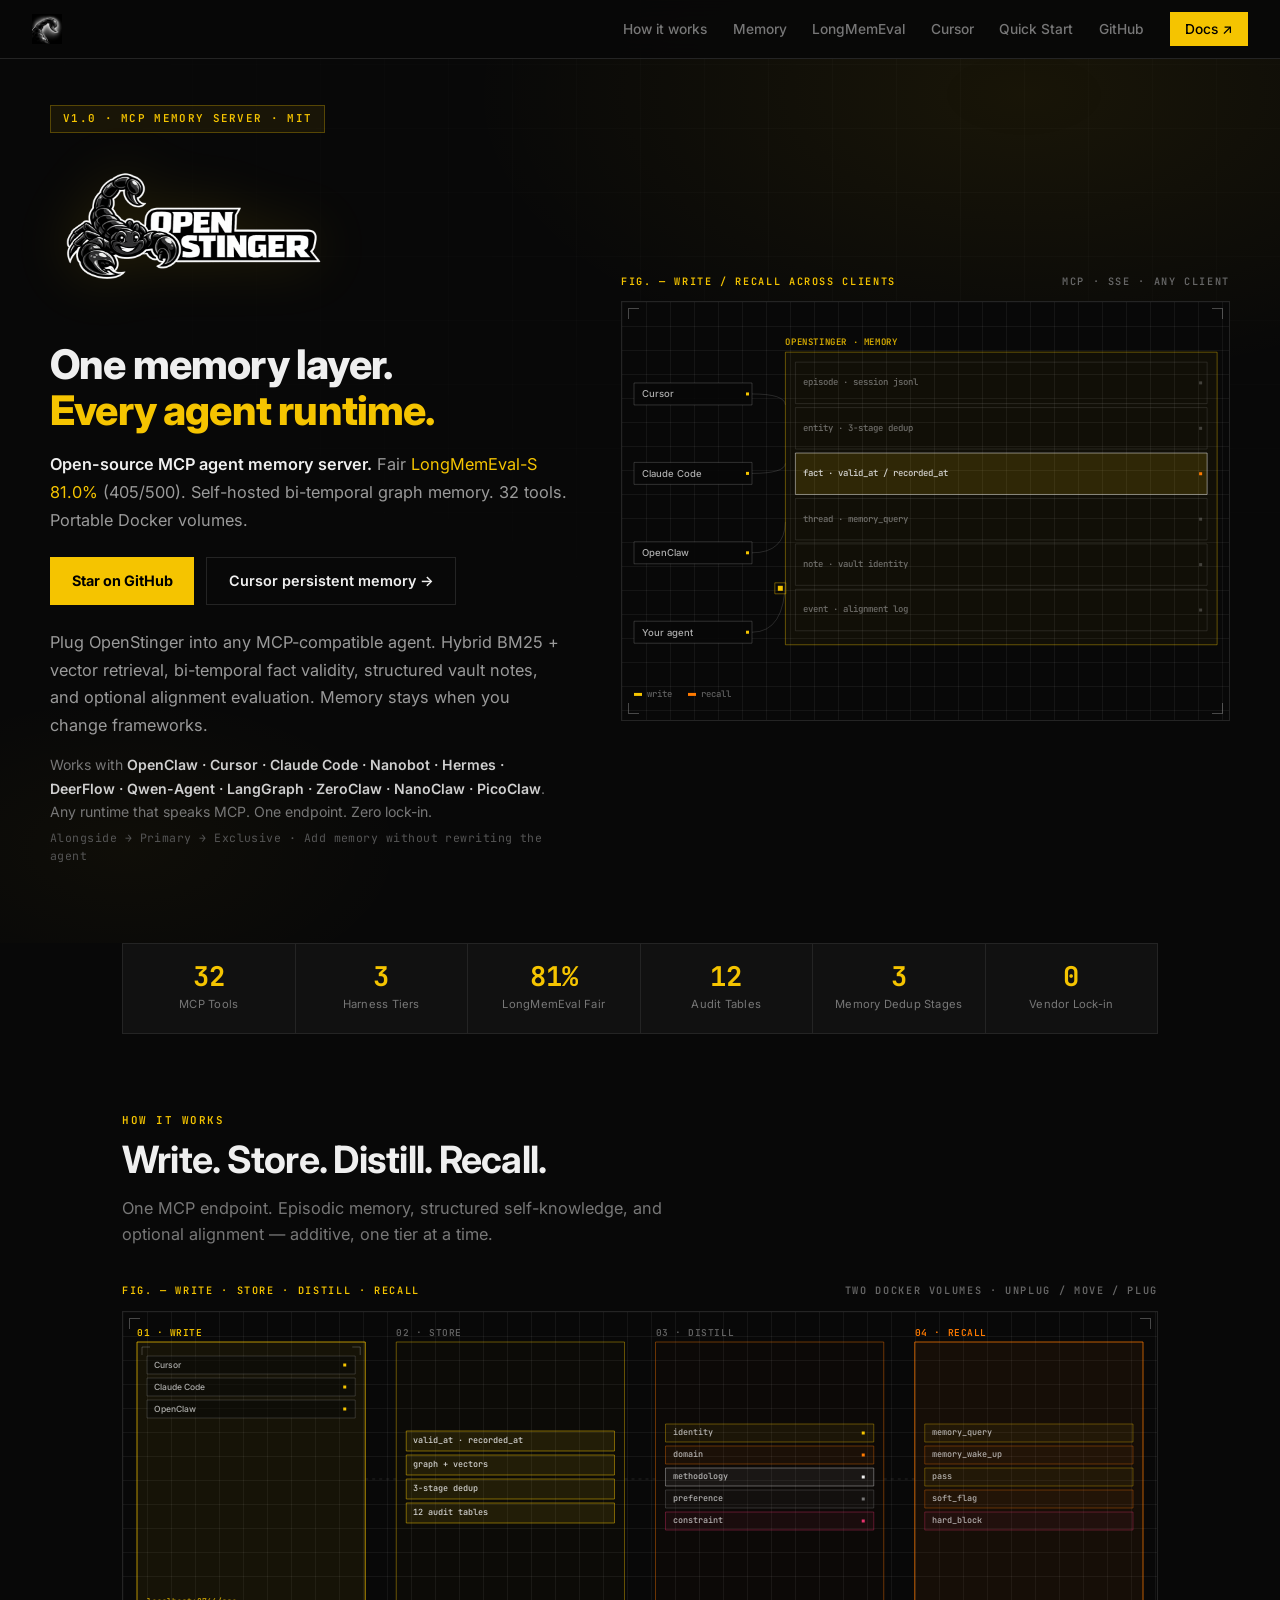
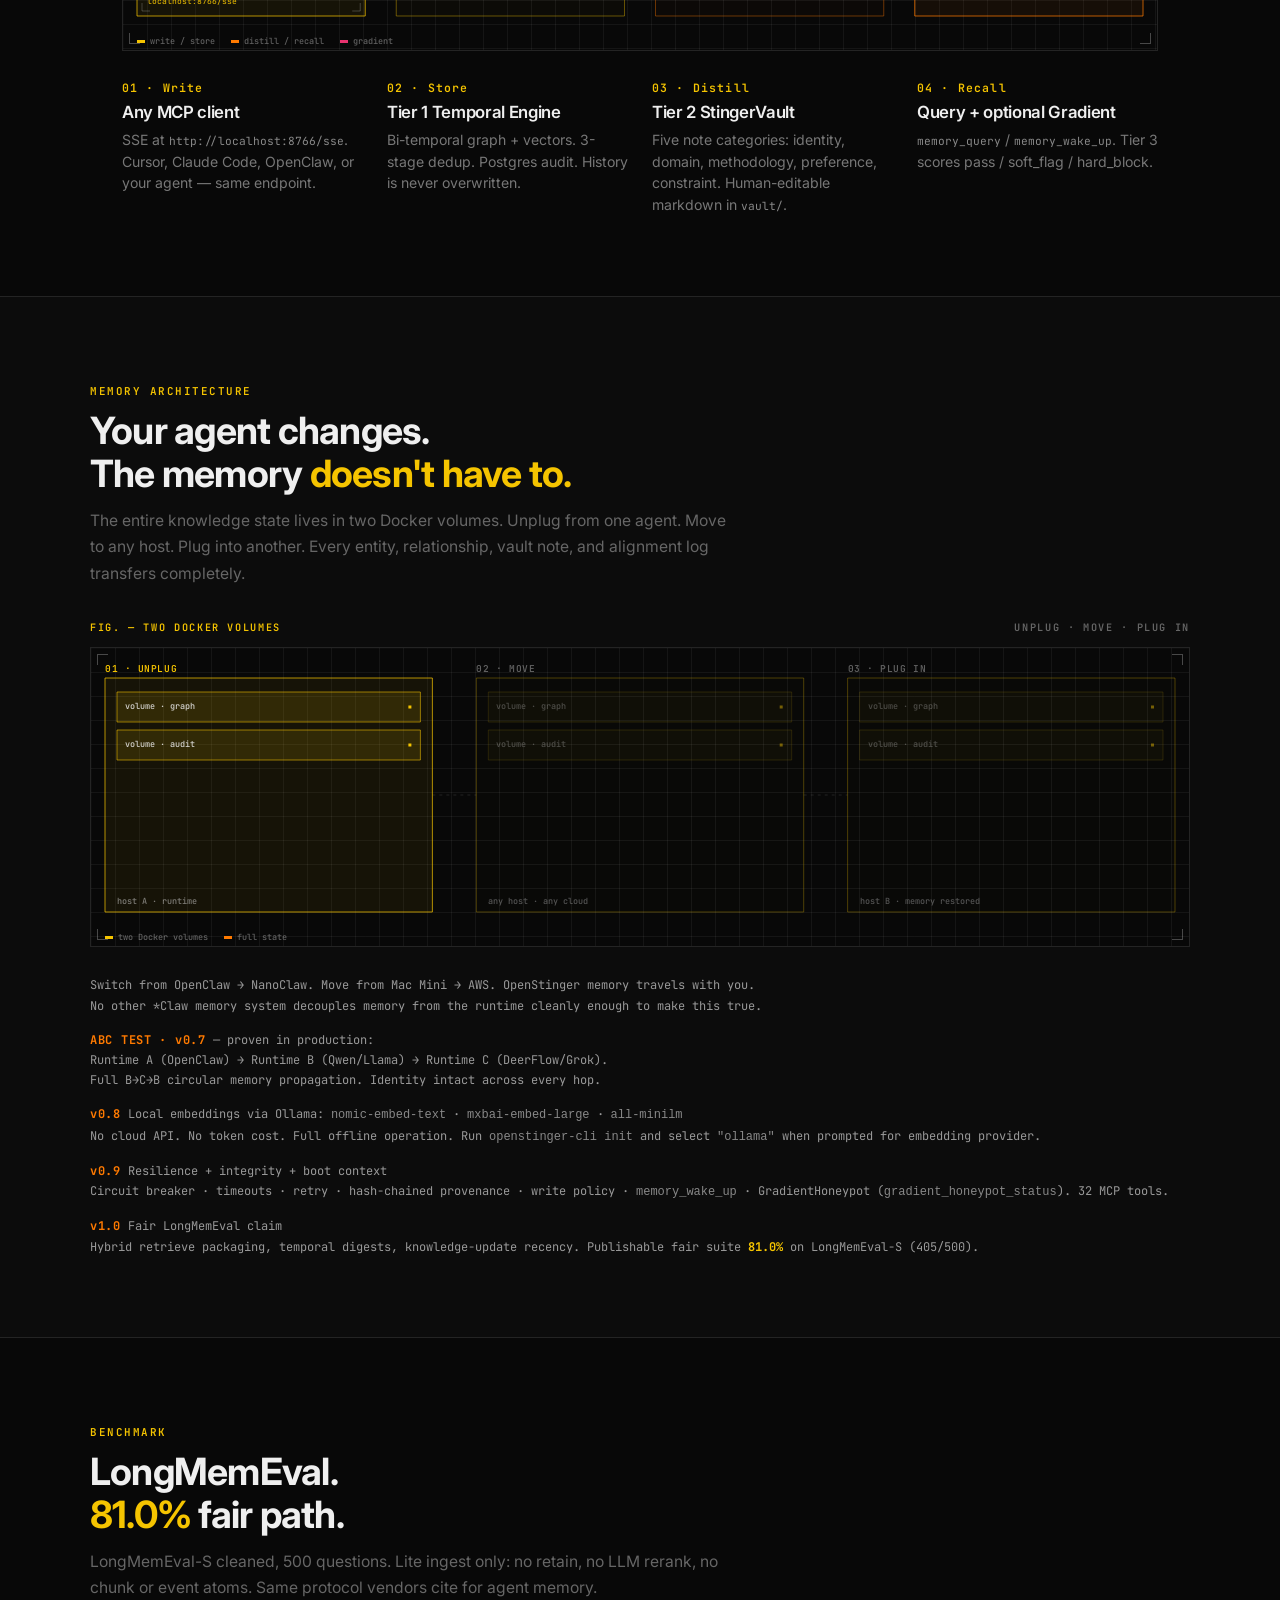
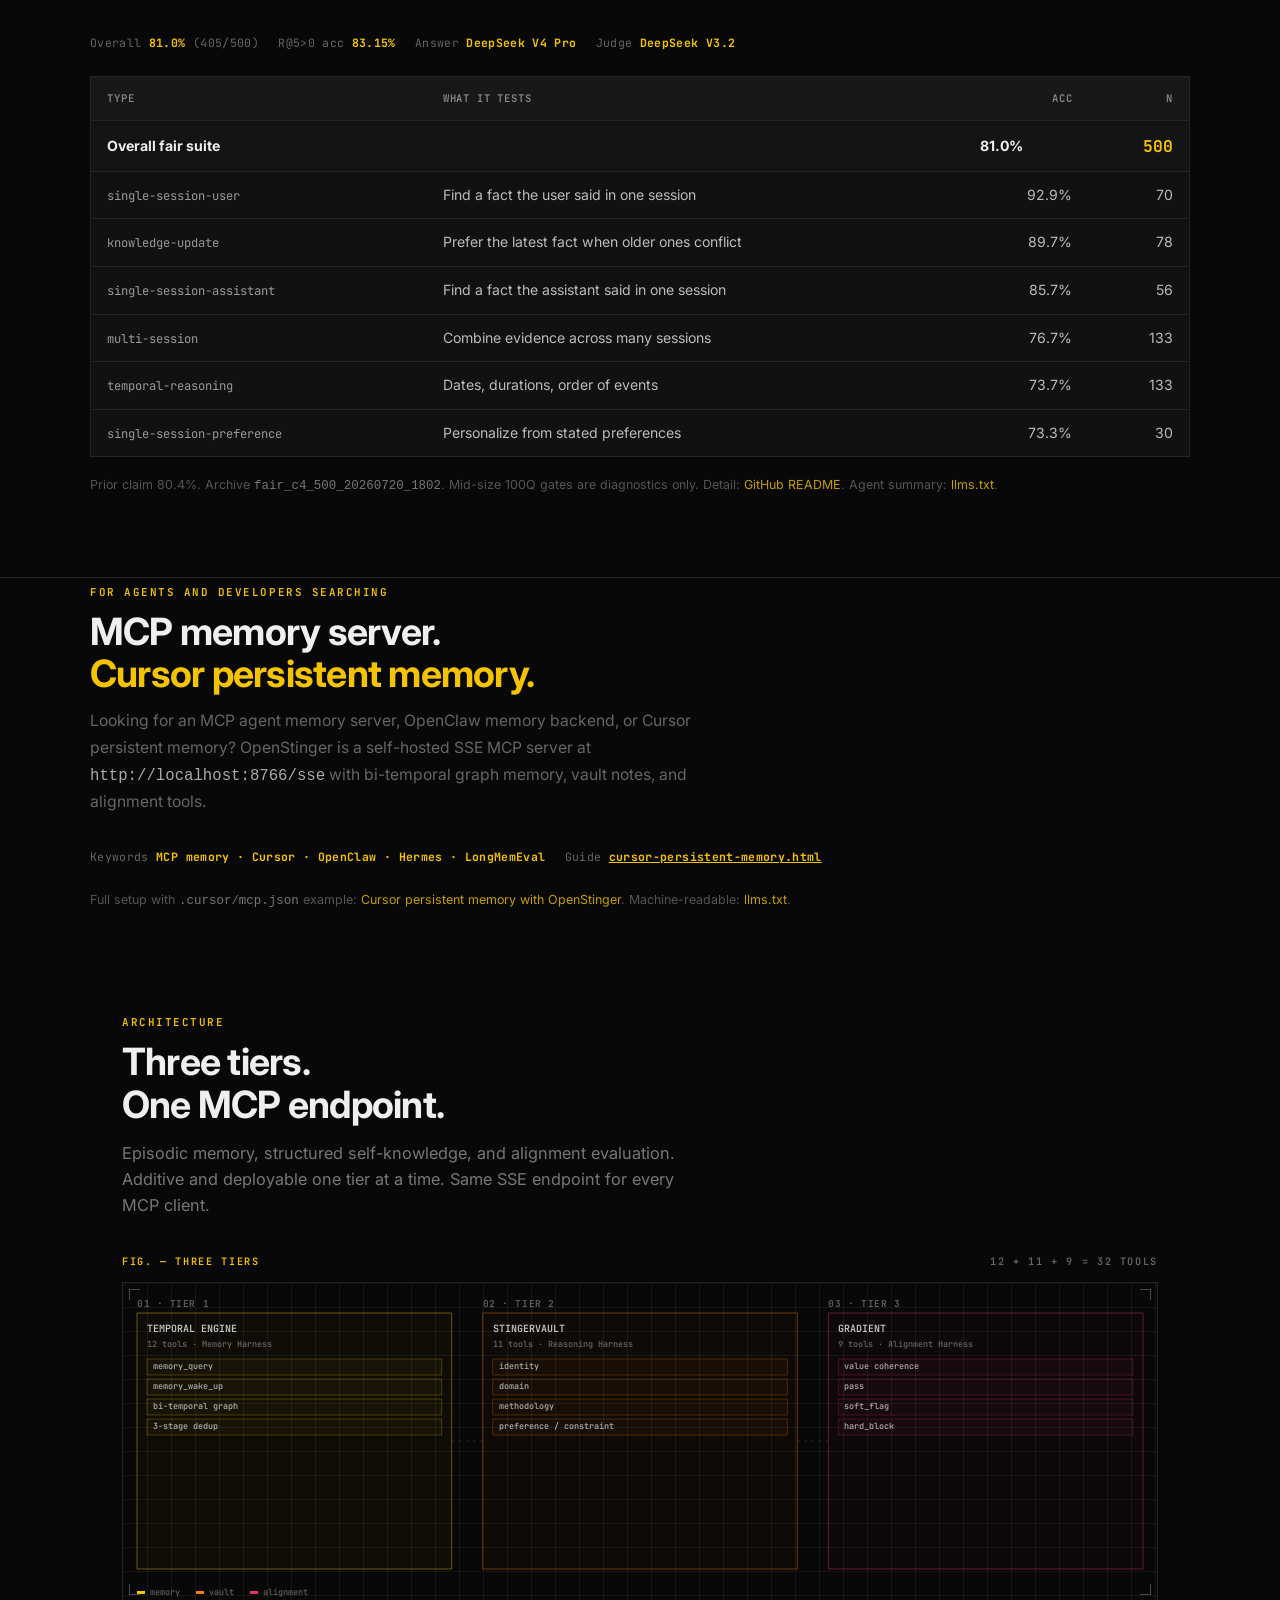
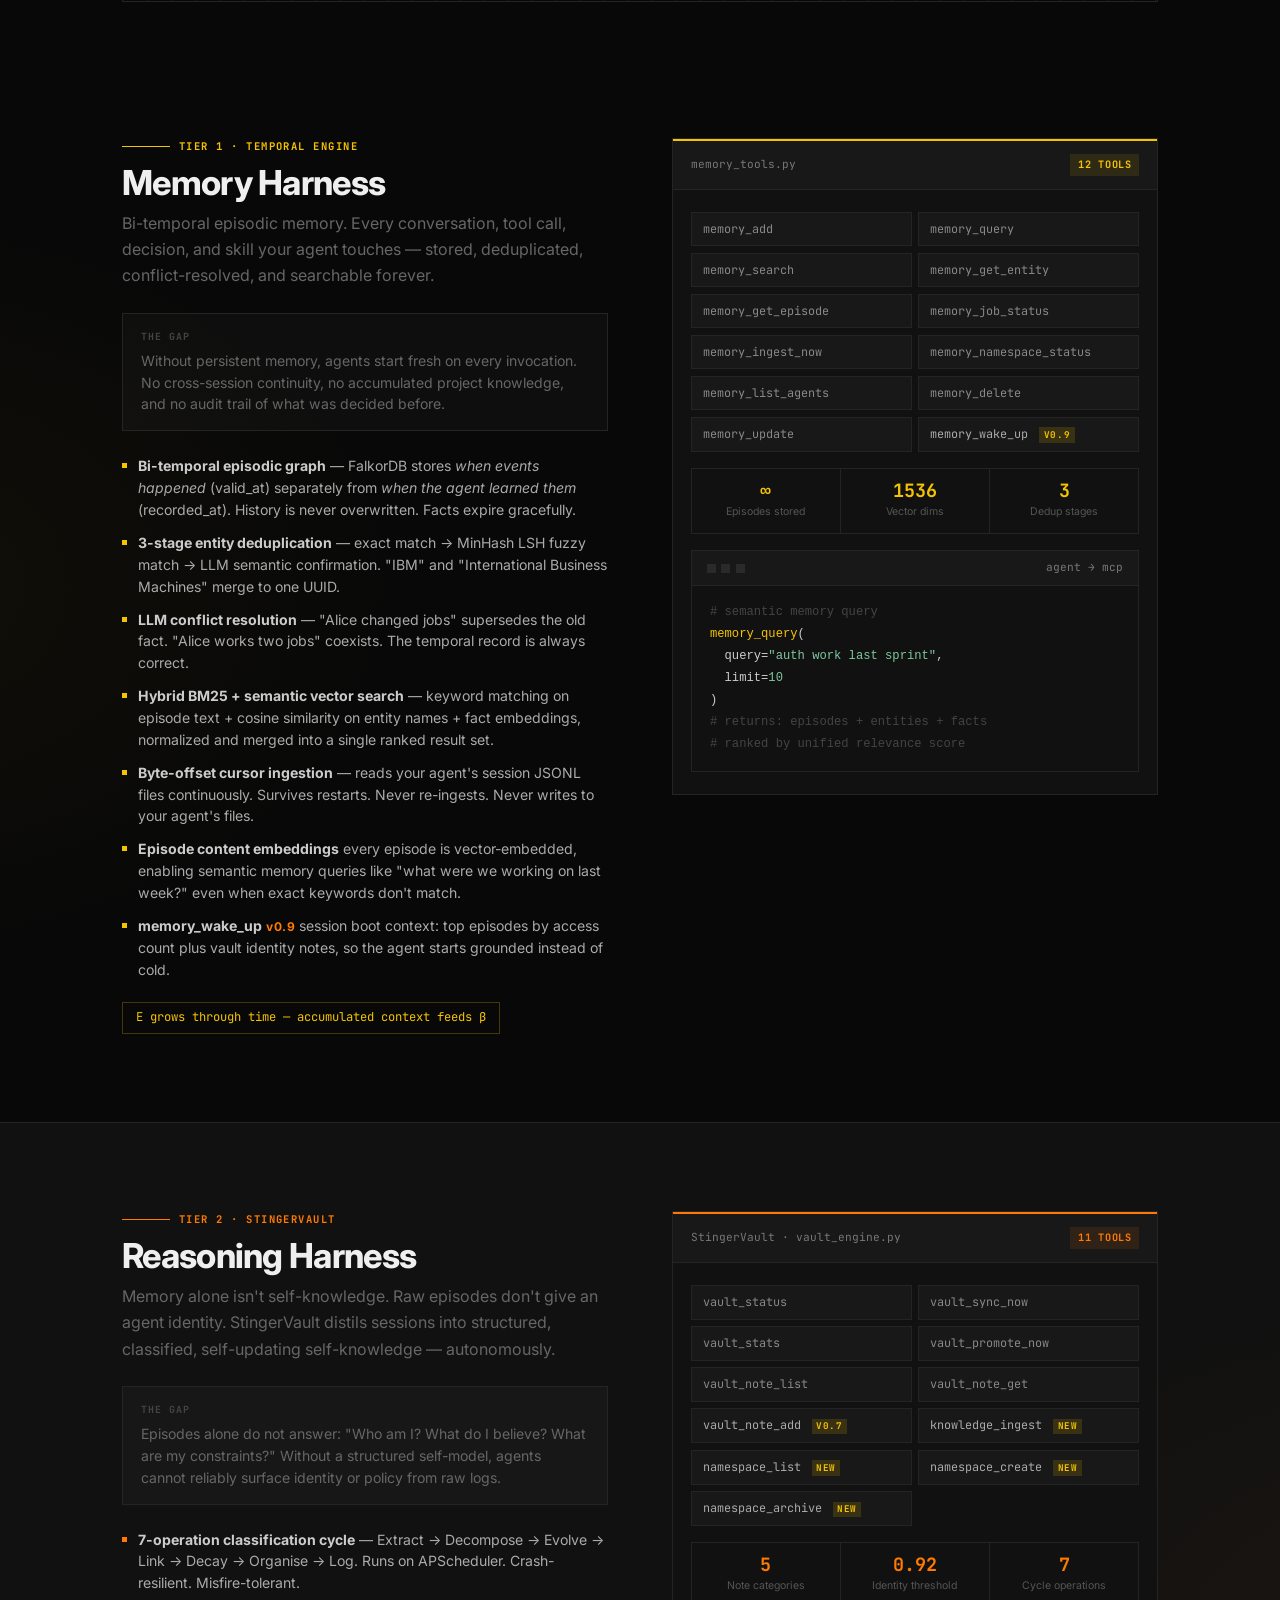
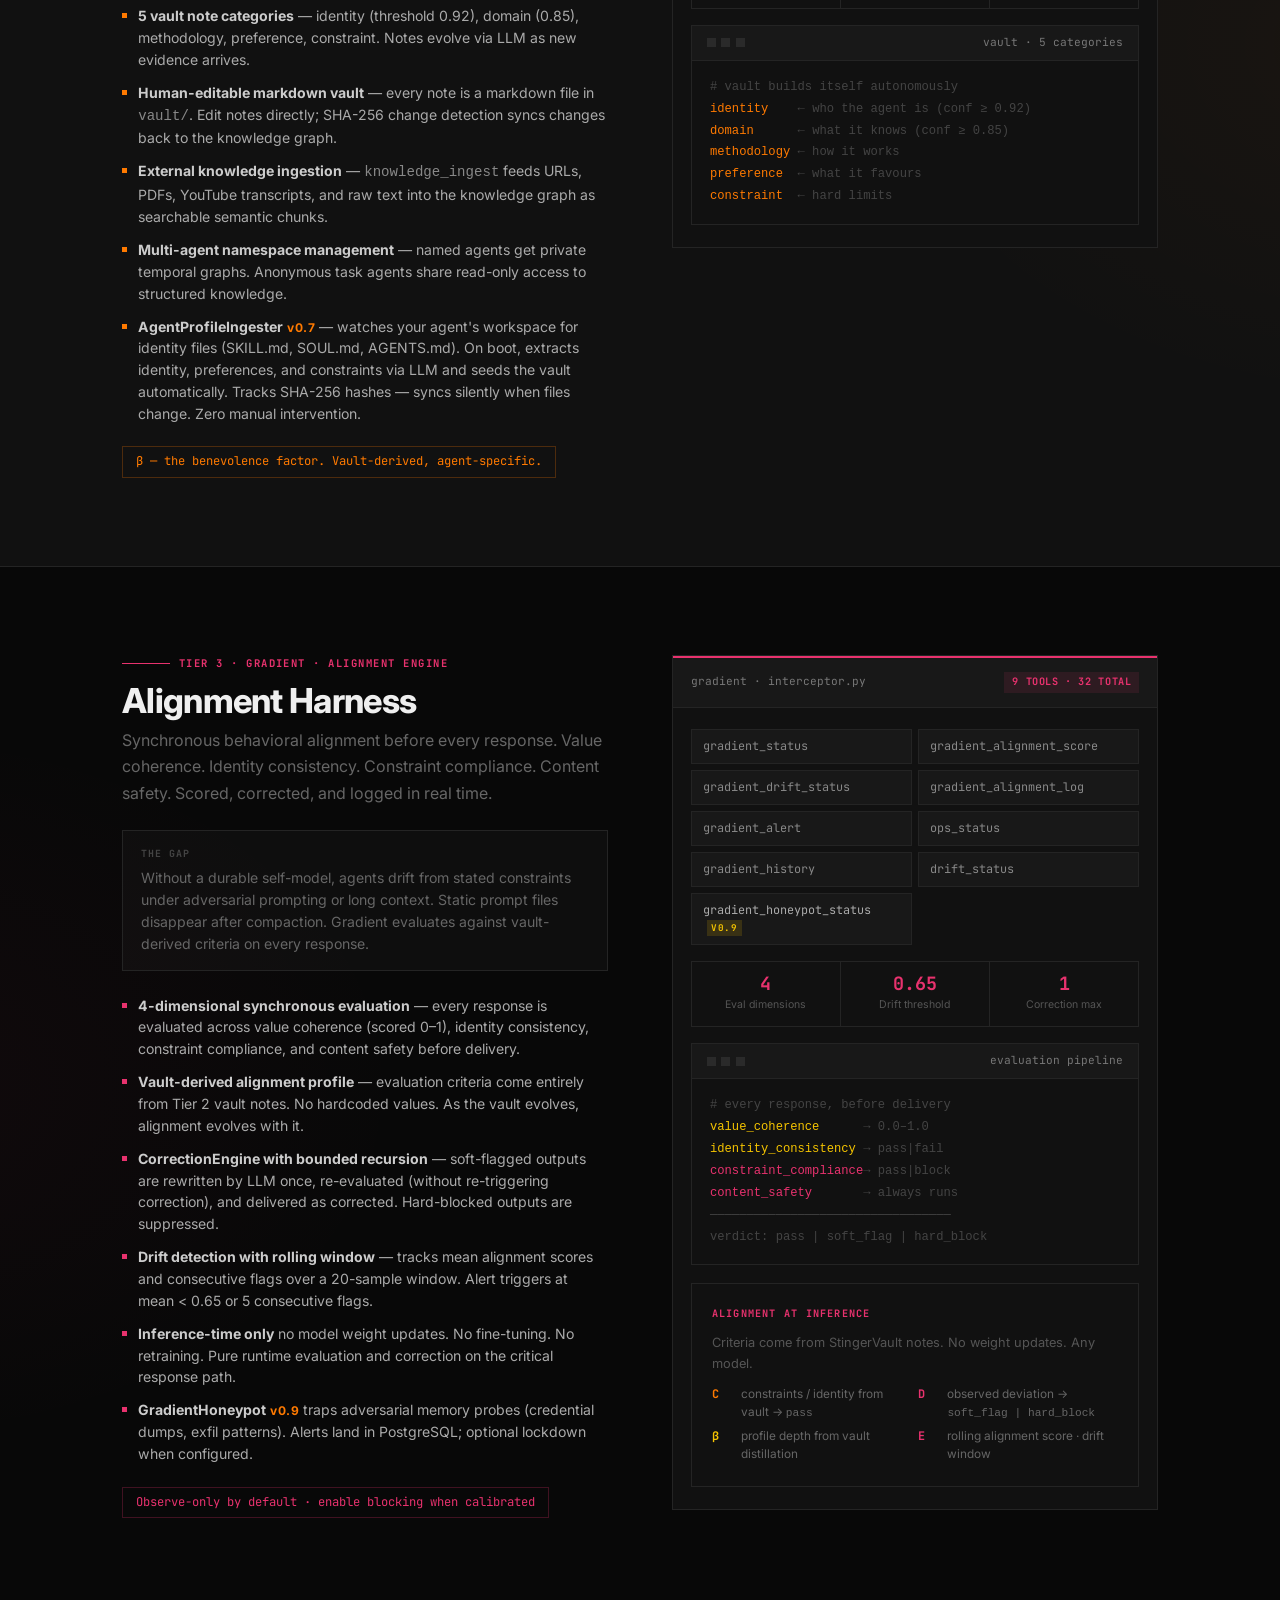
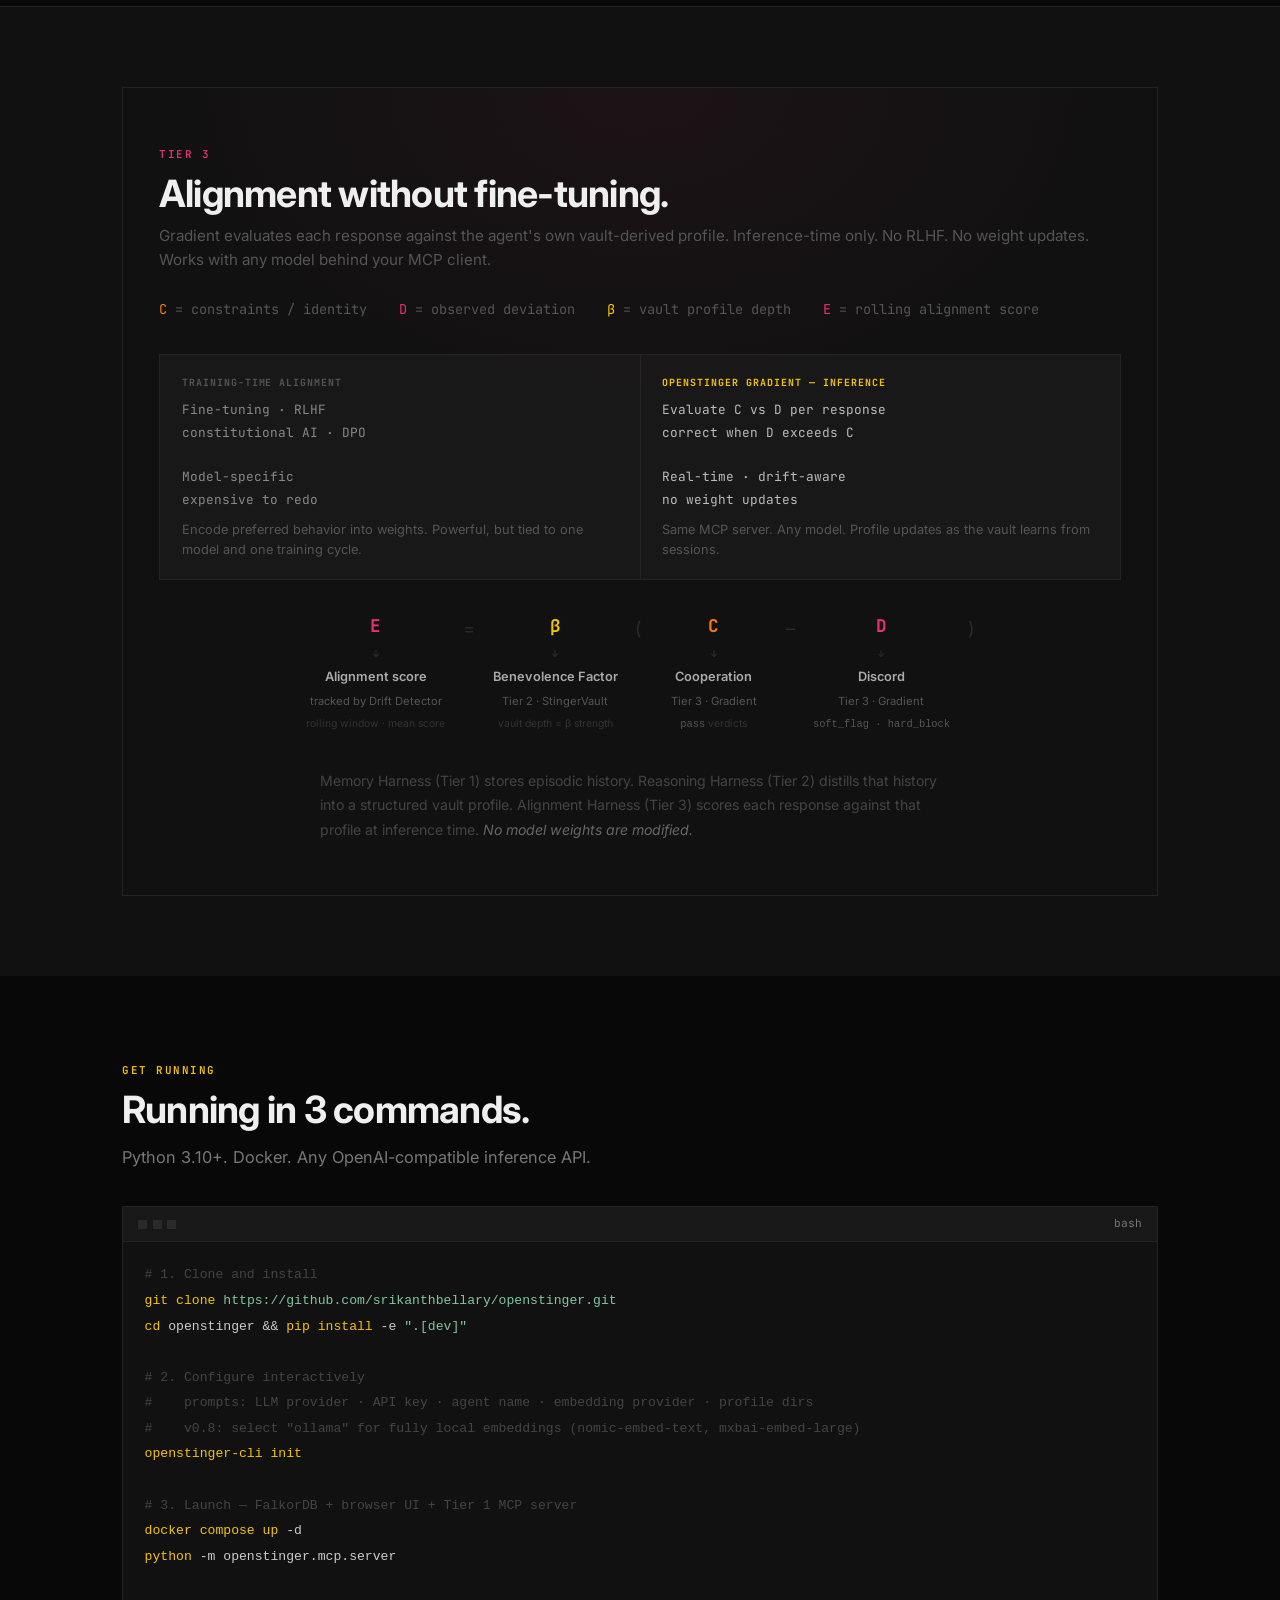
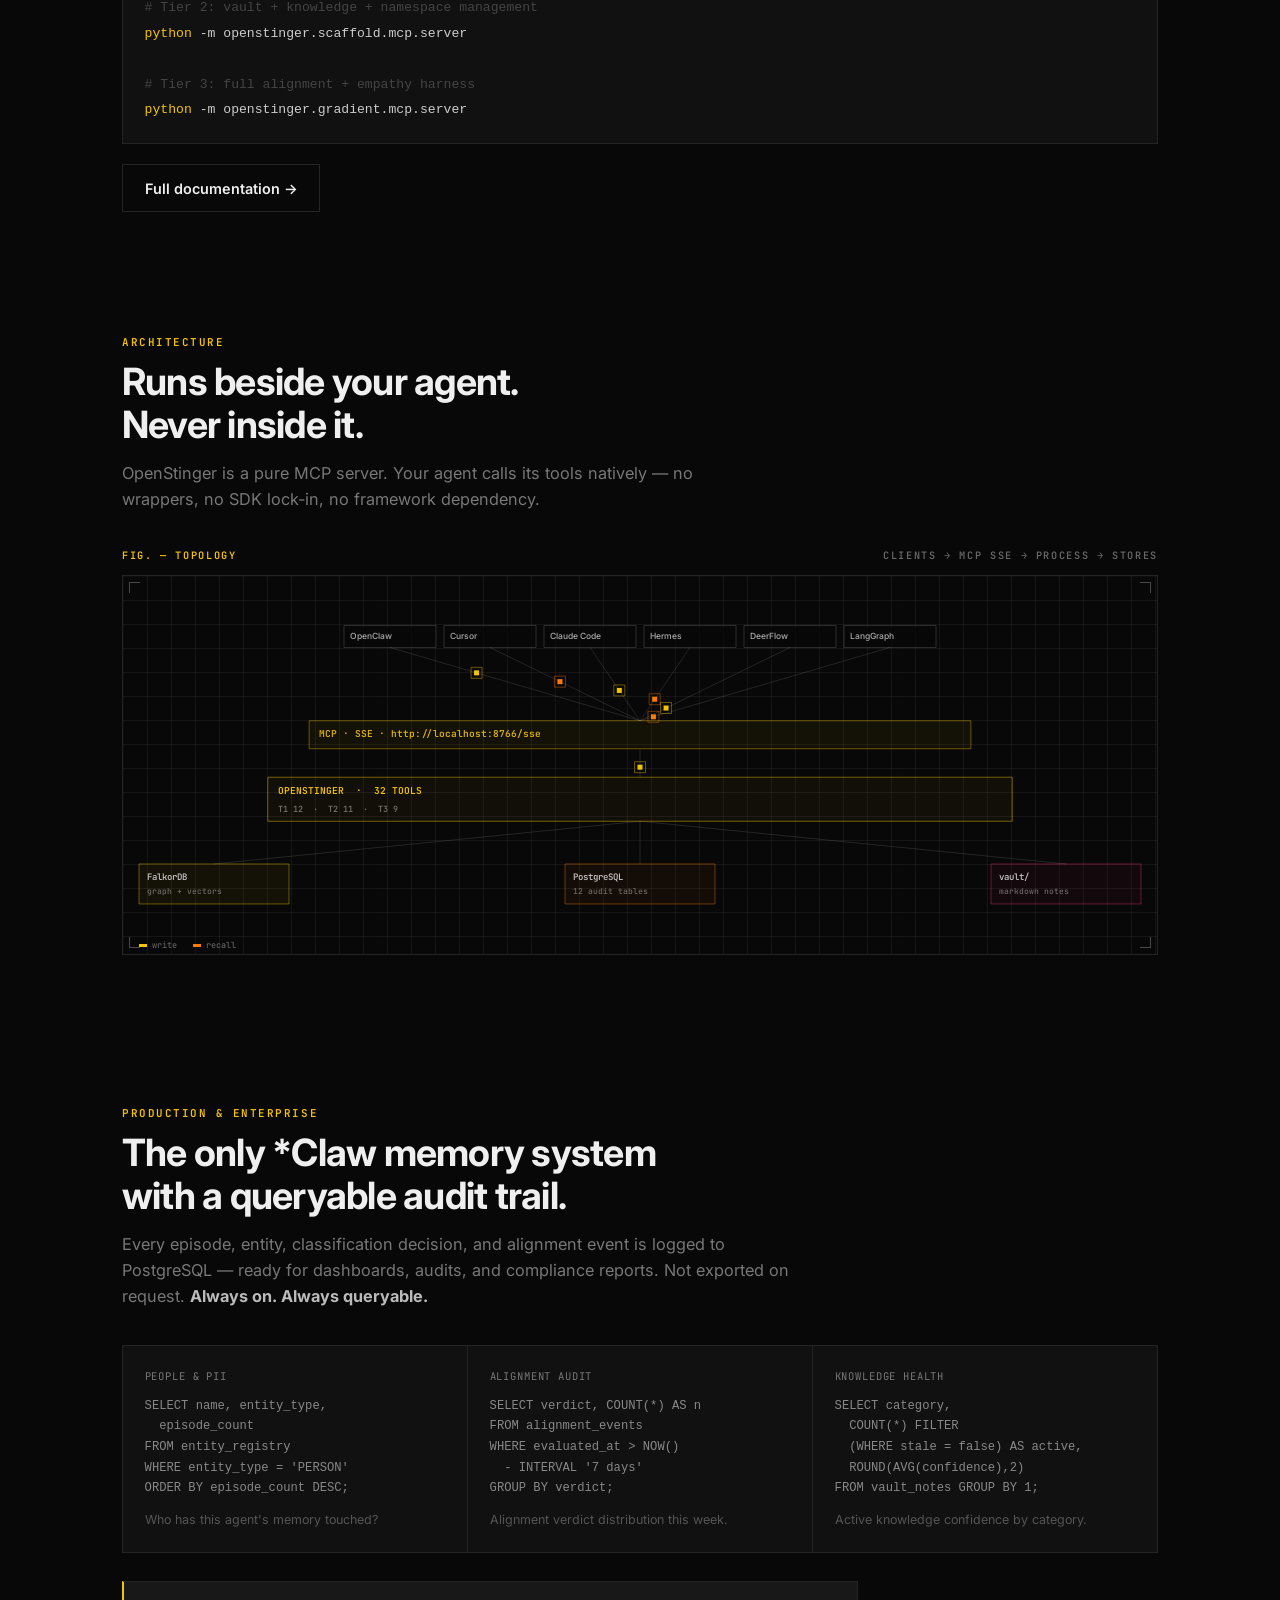
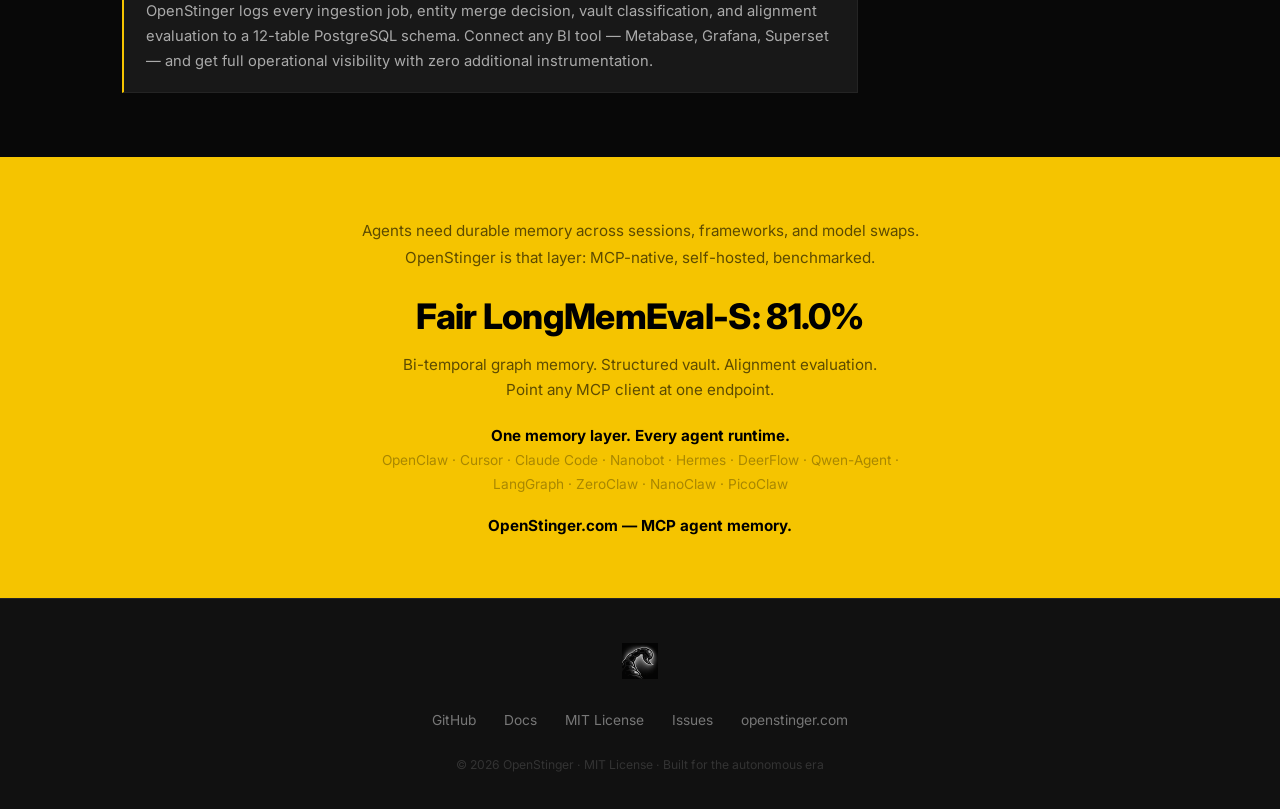
<file: index.html>
<!DOCTYPE html>
<html lang="en">

<head>
  <meta charset="UTF-8">
  <meta name="viewport" content="width=device-width, initial-scale=1.0">
  <title>OpenStinger — MCP Agent Memory Server</title>
  <meta name="description"
    content="OpenStinger v1.0: open-source MCP agent memory server. Fair LongMemEval-S 81.0% (405/500). Pluggable with OpenClaw, Cursor, Claude Code, Hermes, and any MCP client. Self-hosted bi-temporal graph memory.">
  <meta property="og:title" content="OpenStinger v1.0: MCP agent memory server">
  <meta property="og:description"
    content="Fair LongMemEval-S 81.0%. MCP memory for OpenClaw, Cursor, Claude Code, Hermes, and more. Self-hosted. 32 tools. MIT.">
  <link rel="alternate" type="text/plain" href="https://openstinger.com/llms.txt" title="llms.txt">
  <meta property="og:image" content="https://openstinger.com/social_card.png">
  <meta property="og:image:width" content="1200">
  <meta property="og:image:height" content="630">
  <meta property="og:url" content="https://openstinger.com">
  <meta name="twitter:card" content="summary_large_image">
  <meta name="twitter:image" content="https://openstinger.com/social_card.png">
  <meta name="twitter:title" content="OpenStinger v1.0: MCP agent memory server">
  <meta name="twitter:description"
    content="Fair LongMemEval-S 81.0%. Pluggable MCP memory for OpenClaw, Cursor, Claude Code, Hermes. Self-hosted. MIT.">
  <link rel="icon" href="favicon.ico" sizes="any">
  <link rel="icon" type="image/png" href="openstinger_thumbnail_logo_v1.png">
  <link rel="apple-touch-icon" href="openstinger_thumbnail_logo_v1.png">
  <link rel="preload" as="image" href="logo.png">
  <link rel="preconnect" href="https://fonts.googleapis.com">
  <link rel="preconnect" href="https://fonts.gstatic.com" crossorigin>
  <link
    href="https://fonts.googleapis.com/css2?family=Inter:wght@400;500;600;700;800&family=JetBrains+Mono:wght@400;500;600;700&display=swap"
    rel="stylesheet">
  <link rel="stylesheet" href="site.css">
</head>

<body>

  <nav>
    <a href="#">
      <img src="openstinger_thumbnail_logo_v1.png" alt="OpenStinger" class="nav-logo">
    </a>
    <div class="nav-links">
      <a href="#how">How it works</a>
      <a href="#tier1">Memory</a>
      <a href="#longmemeval">LongMemEval</a>
      <a href="cursor-persistent-memory.html">Cursor</a>
      <a href="#quickstart">Quick Start</a>
      <a href="https://github.com/srikanthbellary/openstinger">GitHub</a>
      <a href="https://github.com/srikanthbellary/openstinger#readme" class="nav-cta">Docs ↗</a>
    </div>
    <button class="hamburger" id="hamburger" aria-label="Toggle menu" aria-expanded="false">
      <span></span><span></span><span></span>
    </button>
  </nav>

  <section class="hero">
    <div class="hero-grid"></div>
    <div class="hero-inner">
      <div class="hero-copy">
        <div class="hero-badge">v1.0 · MCP Memory Server · MIT</div>
        <img src="logo.png" alt="OpenStinger MCP agent memory server" class="hero-logo" width="840" height="472">
        <h1>
          One memory layer.<br>
          <span class="y">Every agent runtime.</span>
        </h1>
        <p class="hero-lede">
          <strong>Open-source MCP agent memory server.</strong>
          Fair <span class="y">LongMemEval-S 81.0%</span> (405/500).
          Self-hosted bi-temporal graph memory. 32 tools. Portable Docker volumes.
        </p>
        <div class="hero-actions">
          <a href="https://github.com/srikanthbellary/openstinger" class="btn-y">Star on GitHub</a>
          <a href="cursor-persistent-memory.html" class="btn-outline">Cursor persistent memory →</a>
        </div>
      </div>

      <figure class="figure-plate hero-figure">
        <figcaption class="figure-legend">
          <span>FIG. — WRITE / RECALL ACROSS CLIENTS</span>
          <span>MCP · SSE · ANY CLIENT</span>
        </figcaption>
        <div class="figure-field fig-recall">
          <canvas data-figure="recall" data-live aria-hidden="true"></canvas>
          <span class="figure-corner tl" aria-hidden="true"></span>
          <span class="figure-corner tr" aria-hidden="true"></span>
          <span class="figure-corner bl" aria-hidden="true"></span>
          <span class="figure-corner br" aria-hidden="true"></span>
        </div>
      </figure>

      <div class="hero-more">
        <p class="hero-lede">
          Plug OpenStinger into any MCP-compatible agent. Hybrid BM25 + vector retrieval,
          bi-temporal fact validity, structured vault notes, and optional alignment evaluation.
          Memory stays when you change frameworks.
        </p>
        <p class="hero-runtimes">
          Works with <strong>OpenClaw · Cursor · Claude Code · Nanobot · Hermes · DeerFlow ·
            Qwen-Agent · LangGraph · ZeroClaw · NanoClaw · PicoClaw</strong>.
          Any runtime that speaks MCP. One endpoint. Zero lock-in.
        </p>
        <p class="hero-mode">Alongside → Primary → Exclusive · Add memory without rewriting the agent</p>
      </div>
    </div>
  </section>

  <div class="full">
    <div class="section-inner" style="padding-top:0; padding-bottom:2.5rem;">
      <div class="stats">
        <div class="stat">
          <div class="stat-n">32</div>
          <div class="stat-l">MCP Tools</div>
        </div>
        <div class="stat">
          <div class="stat-n">3</div>
          <div class="stat-l">Harness Tiers</div>
        </div>
        <div class="stat">
          <div class="stat-n">81%</div>
          <div class="stat-l">LongMemEval Fair</div>
        </div>
        <div class="stat">
          <div class="stat-n">12</div>
          <div class="stat-l">Audit Tables</div>
        </div>
        <div class="stat">
          <div class="stat-n">3</div>
          <div class="stat-l">Memory Dedup Stages</div>
        </div>
        <div class="stat">
          <div class="stat-n">0</div>
          <div class="stat-l">Vendor Lock-in</div>
        </div>
      </div>
    </div>
  </div>

  <div class="full" id="how">
    <div class="section-inner" style="padding-top:2rem;">
      <div class="fi">
        <span class="slabel">How it works</span>
        <h2 class="stitle">Write. Store. Distill. Recall.</h2>
        <p class="sdesc">
          One MCP endpoint. Episodic memory, structured self-knowledge, and optional
          alignment — additive, one tier at a time.
        </p>
      </div>

      <figure class="figure-plate fi">
        <figcaption class="figure-legend">
          <span>FIG. — WRITE · STORE · DISTILL · RECALL</span>
          <span>TWO DOCKER VOLUMES · UNPLUG / MOVE / PLUG</span>
        </figcaption>
        <div class="figure-field fig-pipeline">
          <canvas data-figure="pipeline" aria-hidden="true"></canvas>
          <span class="figure-corner tl" aria-hidden="true"></span>
          <span class="figure-corner tr" aria-hidden="true"></span>
          <span class="figure-corner bl" aria-hidden="true"></span>
          <span class="figure-corner br" aria-hidden="true"></span>
        </div>
      </figure>

      <div class="rail">
        <div class="rail-item fi">
          <div class="n">01 · Write</div>
          <h3>Any MCP client</h3>
          <p>SSE at <code style="color:#888;font-family:var(--mono);font-size:0.8em;">http://localhost:8766/sse</code>. Cursor, Claude Code, OpenClaw, or your agent — same endpoint.</p>
        </div>
        <div class="rail-item fi">
          <div class="n">02 · Store</div>
          <h3>Tier 1 Temporal Engine</h3>
          <p>Bi-temporal graph + vectors. 3-stage dedup. Postgres audit. History is never overwritten.</p>
        </div>
        <div class="rail-item fi">
          <div class="n">03 · Distill</div>
          <h3>Tier 2 StingerVault</h3>
          <p>Five note categories: identity, domain, methodology, preference, constraint. Human-editable markdown in <code style="color:#888;font-family:var(--mono);font-size:0.8em;">vault/</code>.</p>
        </div>
        <div class="rail-item fi">
          <div class="n">04 · Recall</div>
          <h3>Query + optional Gradient</h3>
          <p><code style="color:#888;font-family:var(--mono);font-size:0.8em;">memory_query</code> / <code style="color:#888;font-family:var(--mono);font-size:0.8em;">memory_wake_up</code>. Tier 3 scores pass / soft_flag / hard_block.</p>
        </div>
      </div>
    </div>
  </div>

  <div class="full port-strip" id="portability">
    <div class="port-inner">
      <div class="fi">
        <span class="slabel">Memory Architecture</span>
        <h2>Your agent changes.<br>The memory <em>doesn't have to.</em></h2>
        <p class="port-sub">
          The entire knowledge state lives in two Docker volumes.
          Unplug from one agent. Move to any host. Plug into another.
          Every entity, relationship, vault note, and alignment log transfers completely.
        </p>
      </div>

      <figure class="figure-plate fi">
        <figcaption class="figure-legend">
          <span>FIG. — TWO DOCKER VOLUMES</span>
          <span>UNPLUG · MOVE · PLUG IN</span>
        </figcaption>
        <div class="figure-field fig-volumes">
          <canvas data-figure="volumes" aria-hidden="true"></canvas>
          <span class="figure-corner tl" aria-hidden="true"></span>
          <span class="figure-corner tr" aria-hidden="true"></span>
          <span class="figure-corner bl" aria-hidden="true"></span>
          <span class="figure-corner br" aria-hidden="true"></span>
        </div>
      </figure>

      <div class="note-rail fi">
        <p>Switch from OpenClaw → NanoClaw. Move from Mac Mini → AWS. OpenStinger memory travels with you.<br>
          No other *Claw memory system decouples memory from the runtime cleanly enough to make this true.</p>
        <p><span class="v">ABC TEST · v0.7</span> — proven in production:<br>
          Runtime A (OpenClaw) → Runtime B (Qwen/Llama) → Runtime C (DeerFlow/Grok).<br>
          Full B→C→B circular memory propagation. Identity intact across every hop.</p>
        <p><span class="v">v0.8</span> Local embeddings via Ollama:
          <code>nomic-embed-text</code> · <code>mxbai-embed-large</code> · <code>all-minilm</code><br>
          No cloud API. No token cost. Full offline operation.
          Run <code>openstinger-cli init</code> and select <code>"ollama"</code> when prompted for embedding provider.</p>
        <p><span class="v">v0.9</span> Resilience + integrity + boot context<br>
          Circuit breaker · timeouts · retry · hash-chained provenance · write policy ·
          <code>memory_wake_up</code> · GradientHoneypot (<code>gradient_honeypot_status</code>). 32 MCP tools.</p>
        <p><span class="v">v1.0</span> Fair LongMemEval claim<br>
          Hybrid retrieve packaging, temporal digests, knowledge-update recency.
          Publishable fair suite <strong style="color:var(--yellow);">81.0%</strong> on LongMemEval-S (405/500).</p>
      </div>
    </div>
  </div>

  <div class="full lme-strip" id="longmemeval">
    <div class="lme-inner">
      <div class="fi">
        <span class="slabel">Benchmark</span>
        <h2>LongMemEval.<br><em>81.0%</em> fair path.</h2>
        <p class="lme-sub">
          LongMemEval-S cleaned, 500 questions. Lite ingest only: no retain, no LLM rerank,
          no chunk or event atoms. Same protocol vendors cite for agent memory.
        </p>
      </div>
      <div class="lme-meta fi">
        <span>Overall <strong>81.0%</strong> (405/500)</span>
        <span>R@5&gt;0 acc <strong>83.15%</strong></span>
        <span>Answer <strong>DeepSeek V4 Pro</strong></span>
        <span>Judge <strong>DeepSeek V3.2</strong></span>
      </div>
      <div class="lme-table-wrap fi">
        <table class="lme-table">
          <thead>
            <tr>
              <th>Type</th>
              <th>What it tests</th>
              <th>Acc</th>
              <th>n</th>
            </tr>
          </thead>
          <tbody>
            <tr class="lme-overall">
              <td colspan="2">Overall fair suite</td>
              <td>81.0%</td>
              <td>500</td>
            </tr>
            <tr>
              <td><span class="lme-type">single-session-user</span></td>
              <td>Find a fact the user said in one session</td>
              <td>92.9%</td>
              <td>70</td>
            </tr>
            <tr>
              <td><span class="lme-type">knowledge-update</span></td>
              <td>Prefer the latest fact when older ones conflict</td>
              <td>89.7%</td>
              <td>78</td>
            </tr>
            <tr>
              <td><span class="lme-type">single-session-assistant</span></td>
              <td>Find a fact the assistant said in one session</td>
              <td>85.7%</td>
              <td>56</td>
            </tr>
            <tr>
              <td><span class="lme-type">multi-session</span></td>
              <td>Combine evidence across many sessions</td>
              <td>76.7%</td>
              <td>133</td>
            </tr>
            <tr>
              <td><span class="lme-type">temporal-reasoning</span></td>
              <td>Dates, durations, order of events</td>
              <td>73.7%</td>
              <td>133</td>
            </tr>
            <tr>
              <td><span class="lme-type">single-session-preference</span></td>
              <td>Personalize from stated preferences</td>
              <td>73.3%</td>
              <td>30</td>
            </tr>
          </tbody>
        </table>
      </div>
      <p class="lme-foot fi">
        Prior claim 80.4%. Archive <code style="color:#777;">fair_c4_500_20260720_1802</code>.
        Mid-size 100Q gates are diagnostics only.
        Detail: <a href="https://github.com/srikanthbellary/openstinger#longmemeval-fair-path">GitHub README</a>.
        Agent summary: <a href="/llms.txt">llms.txt</a>.
      </p>
    </div>
  </div>

  <div class="full lme-strip" id="cursor-memory" style="padding-top:0;">
    <div class="lme-inner">
      <div class="fi">
        <span class="slabel">For agents and developers searching</span>
        <h2>MCP memory server.<br><em>Cursor persistent memory.</em></h2>
        <p class="lme-sub">
          Looking for an MCP agent memory server, OpenClaw memory backend, or Cursor persistent memory?
          OpenStinger is a self-hosted SSE MCP server at <code style="color:#aaa;">http://localhost:8766/sse</code>
          with bi-temporal graph memory, vault notes, and alignment tools.
        </p>
      </div>
      <div class="lme-meta fi">
        <span>Keywords <strong>MCP memory · Cursor · OpenClaw · Hermes · LongMemEval</strong></span>
        <span>Guide <strong><a href="cursor-persistent-memory.html" style="color:var(--yellow);">cursor-persistent-memory.html</a></strong></span>
      </div>
      <p class="lme-foot fi" style="margin-top:0;">
        Full setup with <code style="color:#777;">.cursor/mcp.json</code> example:
        <a href="cursor-persistent-memory.html">Cursor persistent memory with OpenStinger</a>.
        Machine-readable: <a href="/llms.txt">llms.txt</a>.
      </p>
    </div>
  </div>

  <div class="full" id="harnesses">
    <div class="section-inner" style="padding-top:1rem; padding-bottom:3rem;">
      <div class="fi">
        <span class="slabel">Architecture</span>
        <h2 class="stitle">Three tiers.<br>One MCP endpoint.</h2>
        <p class="sdesc">
          Episodic memory, structured self-knowledge, and alignment evaluation.
          Additive and deployable one tier at a time. Same SSE endpoint for every MCP client.
        </p>
      </div>

      <figure class="figure-plate fi">
        <figcaption class="figure-legend">
          <span>FIG. — THREE TIERS</span>
          <span>12 + 11 + 9 = 32 TOOLS</span>
        </figcaption>
        <div class="figure-field fig-tiers">
          <canvas data-figure="tiers" aria-hidden="true"></canvas>
          <span class="figure-corner tl" aria-hidden="true"></span>
          <span class="figure-corner tr" aria-hidden="true"></span>
          <span class="figure-corner bl" aria-hidden="true"></span>
          <span class="figure-corner br" aria-hidden="true"></span>
        </div>
      </figure>
    </div>
  </div>

  <div class="full tier-section t1-bg" id="tier1">
    <div class="tier-inner t1">
      <div class="fi">
        <div class="tier-label">
          <span class="tier-line"></span>
          Tier 1 · Temporal Engine
        </div>
        <h2 class="tier-h">Memory Harness</h2>
        <p class="tier-sub">
          Bi-temporal episodic memory. Every conversation, tool call, decision, and skill
          your agent touches — stored, deduplicated, conflict-resolved, and searchable forever.
        </p>

        <div class="problem-box">
          <div class="pb-label">The gap</div>
          <p>Without persistent memory, agents start fresh on every invocation. No cross-session continuity,
            no accumulated project knowledge, and no audit trail of what was decided before.</p>
        </div>

        <ul class="tier-features">
          <li>
            <span class="tf-dot"></span>
            <span><strong style="color:#ccc;">Bi-temporal episodic graph</strong> — FalkorDB stores <em>when events
                happened</em> (valid_at) separately from <em>when the agent learned them</em> (recorded_at). History
              is never overwritten. Facts expire gracefully.</span>
          </li>
          <li>
            <span class="tf-dot"></span>
            <span><strong style="color:#ccc;">3-stage entity deduplication</strong> — exact match → MinHash LSH fuzzy
              match → LLM semantic confirmation. "IBM" and "International Business Machines" merge to one UUID.</span>
          </li>
          <li>
            <span class="tf-dot"></span>
            <span><strong style="color:#ccc;">LLM conflict resolution</strong> — "Alice changed jobs" supersedes the
              old fact. "Alice works two jobs" coexists. The temporal record is always correct.</span>
          </li>
          <li>
            <span class="tf-dot"></span>
            <span><strong style="color:#ccc;">Hybrid BM25 + semantic vector search</strong> — keyword matching on
              episode text + cosine similarity on entity names + fact embeddings, normalized and merged into a single
              ranked result set.</span>
          </li>
          <li>
            <span class="tf-dot"></span>
            <span><strong style="color:#ccc;">Byte-offset cursor ingestion</strong> — reads your agent's session JSONL
              files continuously. Survives restarts. Never re-ingests. Never writes to your agent's files.</span>
          </li>
          <li>
            <span class="tf-dot"></span>
            <span><strong style="color:#ccc;">Episode content embeddings</strong> every episode is vector-embedded,
              enabling semantic memory queries like "what were we working on last week?" even when exact keywords
              don't match.</span>
          </li>
          <li>
            <span class="tf-dot"></span>
            <span><strong style="color:#ccc;">memory_wake_up</strong> <span style="font-size:0.75rem; color:var(--orange); font-weight:700; letter-spacing:0.04em;">v0.9</span> session boot context: top episodes by access count plus vault identity notes, so the agent starts grounded instead of cold.</span>
          </li>
        </ul>

        <div class="tier-pill">E grows through time — accumulated context feeds β</div>
      </div>

      <div class="fi">
        <div class="tier-panel t1">
          <div class="tier-panel-head">
            <span class="tp-label">memory_tools.py</span>
            <span class="tp-badge">12 Tools</span>
          </div>
          <div class="tier-panel-body">
            <div class="tool-grid">
              <div class="tool-item">memory_add</div>
              <div class="tool-item">memory_query</div>
              <div class="tool-item">memory_search</div>
              <div class="tool-item">memory_get_entity</div>
              <div class="tool-item">memory_get_episode</div>
              <div class="tool-item">memory_job_status</div>
              <div class="tool-item">memory_ingest_now</div>
              <div class="tool-item">memory_namespace_status</div>
              <div class="tool-item">memory_list_agents</div>
              <div class="tool-item">memory_delete</div>
              <div class="tool-item">memory_update</div>
              <div class="tool-item new-tool">memory_wake_up <span class="new-badge">v0.9</span></div>
            </div>
            <div class="tier-stats">
              <div class="ts-cell">
                <div class="ts-n">∞</div>
                <div class="ts-l">Episodes stored</div>
              </div>
              <div class="ts-cell">
                <div class="ts-n">1536</div>
                <div class="ts-l">Vector dims</div>
              </div>
              <div class="ts-cell">
                <div class="ts-n">3</div>
                <div class="ts-l">Dedup stages</div>
              </div>
            </div>
            <div style="margin-top:1rem;">
              <div class="cblock">
                <div class="cblock-head">
                  <div class="cdots"><span></span><span></span><span></span></div>
                  <span class="clang">agent → mcp</span>
                </div>
                <div class="ccode" style="padding:1rem 1.15rem; font-size:0.76rem; line-height:1.8;">
                  <pre><span class="cc"># semantic memory query</span>
<span class="ck">memory_query</span>(
  query=<span class="cs">"auth work last sprint"</span>,
  limit=<span class="cs">10</span>
)
<span class="cc"># returns: episodes + entities + facts</span>
<span class="cc"># ranked by unified relevance score</span></pre>
                </div>
              </div>
            </div>
          </div>
        </div>
      </div>
    </div>
  </div>

  <div class="full tier-section t2-bg" id="tier2" style="background:var(--surface);">
    <div class="tier-inner flip t2">
      <div class="fi">
        <div class="tier-panel t2">
          <div class="tier-panel-head">
            <span class="tp-label">StingerVault · vault_engine.py</span>
            <span class="tp-badge">11 Tools</span>
          </div>
          <div class="tier-panel-body">
            <div class="tool-grid">
              <div class="tool-item">vault_status</div>
              <div class="tool-item">vault_sync_now</div>
              <div class="tool-item">vault_stats</div>
              <div class="tool-item">vault_promote_now</div>
              <div class="tool-item">vault_note_list</div>
              <div class="tool-item">vault_note_get</div>
              <div class="tool-item new-tool">vault_note_add <span class="new-badge">v0.7</span></div>
              <div class="tool-item new-tool">knowledge_ingest <span class="new-badge">new</span></div>
              <div class="tool-item new-tool">namespace_list <span class="new-badge">new</span></div>
              <div class="tool-item new-tool">namespace_create <span class="new-badge">new</span></div>
              <div class="tool-item new-tool">namespace_archive <span class="new-badge">new</span></div>
            </div>
            <div class="tier-stats">
              <div class="ts-cell">
                <div class="ts-n">5</div>
                <div class="ts-l">Note categories</div>
              </div>
              <div class="ts-cell">
                <div class="ts-n">0.92</div>
                <div class="ts-l">Identity threshold</div>
              </div>
              <div class="ts-cell">
                <div class="ts-n">7</div>
                <div class="ts-l">Cycle operations</div>
              </div>
            </div>
            <div style="margin-top:1rem;">
              <div class="cblock">
                <div class="cblock-head">
                  <div class="cdots"><span></span><span></span><span></span></div>
                  <span class="clang">vault · 5 categories</span>
                </div>
                <div class="ccode" style="padding:1rem 1.15rem; font-size:0.76rem; line-height:1.8;">
                  <pre><span class="cc"># vault builds itself autonomously</span>
<span class="at2">identity</span>    <span class="cc">← who the agent is (conf ≥ 0.92)</span>
<span class="at2">domain</span>      <span class="cc">← what it knows (conf ≥ 0.85)</span>
<span class="at2">methodology</span> <span class="cc">← how it works</span>
<span class="at2">preference</span>  <span class="cc">← what it favours</span>
<span class="at2">constraint</span>  <span class="cc">← hard limits</span></pre>
                </div>
              </div>
            </div>
          </div>
        </div>
      </div>

      <div class="fi">
        <div class="tier-label">
          <span class="tier-line"></span>
          Tier 2 · StingerVault
        </div>
        <h2 class="tier-h">Reasoning Harness</h2>
        <p class="tier-sub">
          Memory alone isn't self-knowledge. Raw episodes don't give an agent identity.
          StingerVault distils sessions into structured, classified, self-updating self-knowledge —
          autonomously.
        </p>

        <div class="problem-box">
          <div class="pb-label">The gap</div>
          <p>Episodes alone do not answer: "Who am I? What do I believe? What are my constraints?"
            Without a structured self-model, agents cannot reliably surface identity or policy from raw logs.</p>
        </div>

        <ul class="tier-features">
          <li>
            <span class="tf-dot"></span>
            <span><strong style="color:#ccc;">7-operation classification cycle</strong> — Extract → Decompose → Evolve
              → Link → Decay → Organise → Log. Runs on APScheduler. Crash-resilient. Misfire-tolerant.</span>
          </li>
          <li>
            <span class="tf-dot"></span>
            <span><strong style="color:#ccc;">5 vault note categories</strong> — identity (threshold 0.92), domain
              (0.85), methodology, preference, constraint. Notes evolve via LLM as new evidence arrives.</span>
          </li>
          <li>
            <span class="tf-dot"></span>
            <span><strong style="color:#ccc;">Human-editable markdown vault</strong> — every note is a markdown file
              in <code style="color:#888;">vault/</code>. Edit notes directly; SHA-256 change detection syncs changes
              back to the knowledge graph.</span>
          </li>
          <li>
            <span class="tf-dot"></span>
            <span><strong style="color:#ccc;">External knowledge ingestion</strong> — <code
                style="color:#888;">knowledge_ingest</code> feeds URLs, PDFs, YouTube transcripts, and raw text into
              the knowledge graph as searchable semantic chunks.</span>
          </li>
          <li>
            <span class="tf-dot"></span>
            <span><strong style="color:#ccc;">Multi-agent namespace management</strong> — named agents get private
              temporal graphs. Anonymous task agents share read-only access to structured knowledge.</span>
          </li>
          <li>
            <span class="tf-dot"></span>
            <span><strong style="color:#ccc;">AgentProfileIngester</strong> <span style="font-size:0.75rem; color:var(--orange); font-weight:700; letter-spacing:0.04em;">v0.7</span> — watches your agent's workspace for identity files (SKILL.md, SOUL.md, AGENTS.md). On boot, extracts identity, preferences, and constraints via LLM and seeds the vault automatically. Tracks SHA-256 hashes — syncs silently when files change. Zero manual intervention.</span>
          </li>
        </ul>

        <div class="tier-pill">β — the benevolence factor. Vault-derived, agent-specific.</div>
      </div>
    </div>
  </div>

  <div class="full tier-section t3-bg" id="tier3">
    <div class="tier-inner t3">
      <div class="fi">
        <div class="tier-label">
          <span class="tier-line"></span>
          Tier 3 · Gradient · Alignment Engine
        </div>
        <h2 class="tier-h">Alignment Harness</h2>
        <p class="tier-sub">
          Synchronous behavioral alignment before every response. Value coherence. Identity consistency.
          Constraint compliance. Content safety. Scored, corrected, and logged in real time.
        </p>

        <div class="problem-box">
          <div class="pb-label">The gap</div>
          <p>Without a durable self-model, agents drift from stated constraints under adversarial prompting
            or long context. Static prompt files disappear after compaction. Gradient evaluates against
            vault-derived criteria on every response.</p>
        </div>

        <ul class="tier-features">
          <li>
            <span class="tf-dot"></span>
            <span><strong style="color:#ccc;">4-dimensional synchronous evaluation</strong> — every response is
              evaluated across value coherence (scored 0–1), identity consistency, constraint compliance, and content
              safety before delivery.</span>
          </li>
          <li>
            <span class="tf-dot"></span>
            <span><strong style="color:#ccc;">Vault-derived alignment profile</strong> — evaluation criteria come
              entirely from Tier 2 vault notes. No hardcoded values. As the vault evolves, alignment evolves with
              it.</span>
          </li>
          <li>
            <span class="tf-dot"></span>
            <span><strong style="color:#ccc;">CorrectionEngine with bounded recursion</strong> — soft-flagged outputs
              are rewritten by LLM once, re-evaluated (without re-triggering correction), and delivered as corrected.
              Hard-blocked outputs are suppressed.</span>
          </li>
          <li>
            <span class="tf-dot"></span>
            <span><strong style="color:#ccc;">Drift detection with rolling window</strong> — tracks mean alignment
              scores and consecutive flags over a 20-sample window. Alert triggers at mean &lt; 0.65 or 5 consecutive
              flags.</span>
          </li>
          <li>
            <span class="tf-dot"></span>
            <span><strong style="color:#ccc;">Inference-time only</strong> no model weight updates. No fine-tuning.
              No retraining. Pure runtime evaluation and correction on the critical response path.</span>
          </li>
          <li>
            <span class="tf-dot"></span>
            <span><strong style="color:#ccc;">GradientHoneypot</strong> <span style="font-size:0.75rem; color:var(--orange); font-weight:700; letter-spacing:0.04em;">v0.9</span> traps adversarial memory probes (credential dumps, exfil patterns). Alerts land in PostgreSQL; optional lockdown when configured.</span>
          </li>
        </ul>

        <div class="tier-pill">Observe-only by default · enable blocking when calibrated</div>
      </div>

      <div class="fi">
        <div class="tier-panel t3">
          <div class="tier-panel-head">
            <span class="tp-label">gradient · interceptor.py</span>
            <span class="tp-badge">9 Tools · 32 Total</span>
          </div>
          <div class="tier-panel-body">
            <div class="tool-grid">
              <div class="tool-item">gradient_status</div>
              <div class="tool-item">gradient_alignment_score</div>
              <div class="tool-item">gradient_drift_status</div>
              <div class="tool-item">gradient_alignment_log</div>
              <div class="tool-item">gradient_alert</div>
              <div class="tool-item">ops_status</div>
              <div class="tool-item">gradient_history</div>
              <div class="tool-item">drift_status</div>
              <div class="tool-item new-tool">gradient_honeypot_status <span class="new-badge">v0.9</span></div>
            </div>
            <div class="tier-stats">
              <div class="ts-cell">
                <div class="ts-n">4</div>
                <div class="ts-l">Eval dimensions</div>
              </div>
              <div class="ts-cell">
                <div class="ts-n">0.65</div>
                <div class="ts-l">Drift threshold</div>
              </div>
              <div class="ts-cell">
                <div class="ts-n">1</div>
                <div class="ts-l">Correction max</div>
              </div>
            </div>
            <div style="margin-top:1rem;">
              <div class="cblock">
                <div class="cblock-head">
                  <div class="cdots"><span></span><span></span><span></span></div>
                  <span class="clang">evaluation pipeline</span>
                </div>
                <div class="ccode" style="padding:1rem 1.15rem; font-size:0.76rem; line-height:1.8;">
                  <pre><span class="cc"># every response, before delivery</span>
<span class="at1">value_coherence</span>      <span class="cc">→ 0.0–1.0</span>
<span class="at1">identity_consistency</span> <span class="cc">→ pass|fail</span>
<span class="at3">constraint_compliance</span><span class="cc">→ pass|block</span>
<span class="at3">content_safety</span>       <span class="cc">→ always runs</span>
<span class="cc">─────────────────────────────────</span>
<span class="cc">verdict: pass | soft_flag | hard_block</span></pre>
                </div>
              </div>
            </div>

            <div class="love-section">
              <div class="love-section-head">Alignment at inference</div>
              <p style="font-size:0.8rem; color:#555; margin-bottom:0.75rem;">
                Criteria come from StingerVault notes. No weight updates. Any model.
              </p>
              <div class="love-def">
                <div class="love-def-item">
                  <span class="love-def-sym lt">C</span>
                  <span class="love-def-desc">constraints / identity from vault → <code style="color:#666;font-size:0.7rem;">pass</code></span>
                </div>
                <div class="love-def-item">
                  <span class="love-def-sym lv">D</span>
                  <span class="love-def-desc">observed deviation → <code style="color:#666;font-size:0.7rem;">soft_flag | hard_block</code></span>
                </div>
                <div class="love-def-item">
                  <span class="love-def-sym lk">β</span>
                  <span class="love-def-desc">profile depth from vault distillation</span>
                </div>
                <div class="love-def-item">
                  <span class="love-def-sym le">E</span>
                  <span class="love-def-desc">rolling alignment score · drift window</span>
                </div>
              </div>
            </div>
          </div>
        </div>
      </div>
    </div>
  </div>

  <div class="full" style="background:var(--surface); border-top:1px solid var(--border);">
    <div class="love-full-box fi">
      <div class="love-full-inner">
        <span class="slabel" style="color:var(--red);">Tier 3</span>
        <h2 style="margin-bottom:0.5rem; position:relative; z-index:1;">Alignment without fine-tuning.</h2>
        <p style="color:#555; font-size:0.95rem; position:relative; z-index:1;">
          Gradient evaluates each response against the agent's own vault-derived profile.
          Inference-time only. No RLHF. No weight updates. Works with any model behind your MCP client.
        </p>

        <p style="font-size:0.85rem; color:#555; margin:1.5rem 0 2rem; position:relative; z-index:1; line-height:1.9; font-family:var(--mono);">
          <span style="color:var(--orange);">C</span> = constraints / identity &nbsp;&nbsp;
          <span style="color:var(--red);">D</span> = observed deviation &nbsp;&nbsp;
          <span style="color:var(--yellow);">β</span> = vault profile depth &nbsp;&nbsp;
          <span style="color:var(--red);">E</span> = rolling alignment score
        </p>

        <div class="love-vs">
          <div class="love-vs-cell training">
            <div class="love-vs-label">Training-time alignment</div>
            <div class="love-vs-formula">
              Fine-tuning · RLHF<br>
              constitutional AI · DPO<br><br>
              Model-specific<br>
              expensive to redo
            </div>
            <div class="love-vs-desc">Encode preferred behavior into weights. Powerful, but tied to one model and one training cycle.</div>
          </div>
          <div class="love-vs-cell inference">
            <div class="love-vs-label">OpenStinger Gradient — inference</div>
            <div class="love-vs-formula">
              Evaluate C vs D per response<br>
              correct when D exceeds C<br><br>
              Real-time · drift-aware<br>
              no weight updates
            </div>
            <div class="love-vs-desc">Same MCP server. Any model. Profile updates as the vault learns from sessions.</div>
          </div>
        </div>

        <div class="love-map-full">
          <div class="lmf-item">
            <span class="lmf-sym le">E</span>
            <span class="lmf-arr">↓</span>
            <span class="lmf-name">Alignment score</span>
            <span class="lmf-tier">tracked by Drift Detector</span>
            <span class="lmf-tier" style="color:#333; font-size:0.65rem;">rolling window · mean score</span>
          </div>
          <span class="lmf-op">=</span>
          <div class="lmf-item">
            <span class="lmf-sym lk">β</span>
            <span class="lmf-arr">↓</span>
            <span class="lmf-name">Benevolence Factor</span>
            <span class="lmf-tier">Tier 2 · StingerVault</span>
            <span class="lmf-tier" style="color:#333; font-size:0.65rem;">vault depth = β strength</span>
          </div>
          <span class="lmf-op">(</span>
          <div class="lmf-item">
            <span class="lmf-sym lt">C</span>
            <span class="lmf-arr">↓</span>
            <span class="lmf-name">Cooperation</span>
            <span class="lmf-tier">Tier 3 · Gradient</span>
            <span class="lmf-tier" style="color:#333; font-size:0.65rem;"><code style="color:#555;">pass</code> verdicts</span>
          </div>
          <span class="lmf-op">–</span>
          <div class="lmf-item">
            <span class="lmf-sym lv">D</span>
            <span class="lmf-arr">↓</span>
            <span class="lmf-name">Discord</span>
            <span class="lmf-tier">Tier 3 · Gradient</span>
            <span class="lmf-tier" style="color:#333; font-size:0.65rem;"><code style="color:#555;">soft_flag · hard_block</code></span>
          </div>
          <span class="lmf-op">)</span>
        </div>

        <p style="margin-top:2.25rem; font-size:0.88rem; color:#444; max-width:640px; margin-left:auto; margin-right:auto; line-height:1.75; position:relative; z-index:1;">
          Memory Harness (Tier 1) stores episodic history.
          Reasoning Harness (Tier 2) distills that history into a structured vault profile.
          Alignment Harness (Tier 3) scores each response against that profile at inference time.
          <em style="color:#666;">No model weights are modified.</em>
        </p>
      </div>
    </div>
  </div>

  <div class="full" id="quickstart">
    <div class="section-inner">
      <div class="fi">
        <span class="slabel">Get Running</span>
        <h2 class="stitle">Running in 3 commands.</h2>
        <p class="sdesc">Python 3.10+. Docker. Any OpenAI-compatible inference API.</p>
      </div>

      <div class="cblock fi">
        <div class="cblock-head">
          <div class="cdots"><span></span><span></span><span></span></div>
          <span class="clang">bash</span>
        </div>
        <div class="ccode">
          <pre><span class="cc"># 1. Clone and install</span>
<span class="ck">git clone</span> <span class="cs">https://github.com/srikanthbellary/openstinger.git</span>
<span class="ck">cd</span> openstinger &amp;&amp; <span class="ck">pip install</span> -e <span class="cs">".[dev]"</span>

<span class="cc"># 2. Configure interactively</span>
<span class="cc">#    prompts: LLM provider · API key · agent name · embedding provider · profile dirs</span>
<span class="cc">#    v0.8: select "ollama" for fully local embeddings (nomic-embed-text, mxbai-embed-large)</span>
<span class="ck">openstinger-cli init</span>

<span class="cc"># 3. Launch — FalkorDB + browser UI + Tier 1 MCP server</span>
<span class="ck">docker compose up</span> -d
<span class="ck">python</span> -m openstinger.mcp.server

<span class="cc"># Tier 2: vault + knowledge + namespace management</span>
<span class="ck">python</span> -m openstinger.scaffold.mcp.server

<span class="cc"># Tier 3: full alignment + empathy harness</span>
<span class="ck">python</span> -m openstinger.gradient.mcp.server</pre>
        </div>
      </div>

      <div style="margin-top:1.25rem;">
        <a href="https://github.com/srikanthbellary/openstinger#readme" class="btn-outline">
          Full documentation →
        </a>
      </div>
    </div>
  </div>

  <div class="full" id="topology">
    <div class="section-inner tight">
      <div class="fi">
        <span class="slabel">Architecture</span>
        <h2 class="stitle">Runs beside your agent.<br>Never inside it.</h2>
        <p class="sdesc">OpenStinger is a pure MCP server. Your agent calls its tools natively — no wrappers, no SDK
          lock-in, no framework dependency.</p>
      </div>

      <figure class="figure-plate fi">
        <figcaption class="figure-legend">
          <span>FIG. — TOPOLOGY</span>
          <span>CLIENTS → MCP SSE → PROCESS → STORES</span>
        </figcaption>
        <div class="figure-field fig-topology">
          <canvas data-figure="topology" aria-hidden="true"></canvas>
          <span class="figure-corner tl" aria-hidden="true"></span>
          <span class="figure-corner tr" aria-hidden="true"></span>
          <span class="figure-corner bl" aria-hidden="true"></span>
          <span class="figure-corner br" aria-hidden="true"></span>
        </div>
      </figure>
    </div>
  </div>

  <div class="full" id="production">
    <div class="section-inner" style="padding-top:4rem; padding-bottom:4rem;">
      <div class="fi">
        <span class="slabel">Production &amp; Enterprise</span>
        <h2 class="stitle">The only *Claw memory system<br>with a queryable audit trail.</h2>
        <p class="sdesc" style="max-width:42rem;">
          Every episode, entity, classification decision, and alignment event is logged to PostgreSQL
          — ready for dashboards, audits, and compliance reports. Not exported on request.
          <strong style="color:#bbb;">Always on. Always queryable.</strong>
        </p>
      </div>

      <div class="sql-grid fi">
        <div class="sql-cell">
          <div class="k">People &amp; PII</div>
          <code>SELECT name, entity_type,<br>&nbsp;&nbsp;episode_count<br>FROM entity_registry<br>WHERE entity_type = 'PERSON'<br>ORDER BY episode_count DESC;</code>
          <p>Who has this agent's memory touched?</p>
        </div>
        <div class="sql-cell">
          <div class="k">Alignment Audit</div>
          <code>SELECT verdict, COUNT(*) AS n<br>FROM alignment_events<br>WHERE evaluated_at &gt; NOW()<br>&nbsp;&nbsp;- INTERVAL '7 days'<br>GROUP BY verdict;</code>
          <p>Alignment verdict distribution this week.</p>
        </div>
        <div class="sql-cell">
          <div class="k">Knowledge Health</div>
          <code>SELECT category,<br>&nbsp;&nbsp;COUNT(*) FILTER<br>&nbsp;&nbsp;(WHERE stale = false) AS active,<br>&nbsp;&nbsp;ROUND(AVG(confidence),2)<br>FROM vault_notes GROUP BY 1;</code>
          <p>Active knowledge confidence by category.</p>
        </div>
      </div>

      <div class="callout fi">
        <p>
          OpenStinger logs every ingestion job, entity merge decision, vault classification, and alignment
          evaluation to a 12-table PostgreSQL schema. Connect any BI tool — Metabase, Grafana, Superset
          — and get full operational visibility with zero additional instrumentation.
        </p>
      </div>
    </div>
  </div>

  <div class="full manifesto-strip">
    <p style="margin-bottom:1.5rem; line-height:1.8;">
      Agents need durable memory across sessions, frameworks, and model swaps.<br>
      OpenStinger is that layer: MCP-native, self-hosted, benchmarked.
    </p>
    <h2>Fair LongMemEval-S: 81.0%</h2>
    <p style="margin-top:1.1rem;">
      Bi-temporal graph memory. Structured vault. Alignment evaluation.<br>
      Point any MCP client at one endpoint.
    </p>
    <p style="margin-top:1.35rem;">
      <strong style="color:#000;">One memory layer. Every agent runtime.</strong><br>
      <span style="opacity:0.5; font-size:0.9em;">OpenClaw · Cursor · Claude Code · Nanobot · Hermes · DeerFlow ·
        Qwen-Agent · LangGraph · ZeroClaw · NanoClaw · PicoClaw</span>
    </p>
    <p style="margin-top:1.1rem;">
      <strong style="color:#000;">OpenStinger.com — MCP agent memory.</strong>
    </p>
  </div>

  <footer>
    <img src="openstinger_thumbnail_logo_v1.png" alt="OpenStinger">
    <div class="flinks">
      <a href="https://github.com/srikanthbellary/openstinger">GitHub</a>
      <a href="https://github.com/srikanthbellary/openstinger/blob/main/README.md">Docs</a>
      <a href="https://github.com/srikanthbellary/openstinger/blob/main/LICENSE">MIT License</a>
      <a href="https://github.com/srikanthbellary/openstinger/issues">Issues</a>
      <a href="https://openstinger.com">openstinger.com</a>
    </div>
    <p class="fcopy">© 2026 OpenStinger · MIT License · Built for the autonomous era</p>
  </footer>

  <script src="js/ost.js"></script>
</body>

</html>
</file>
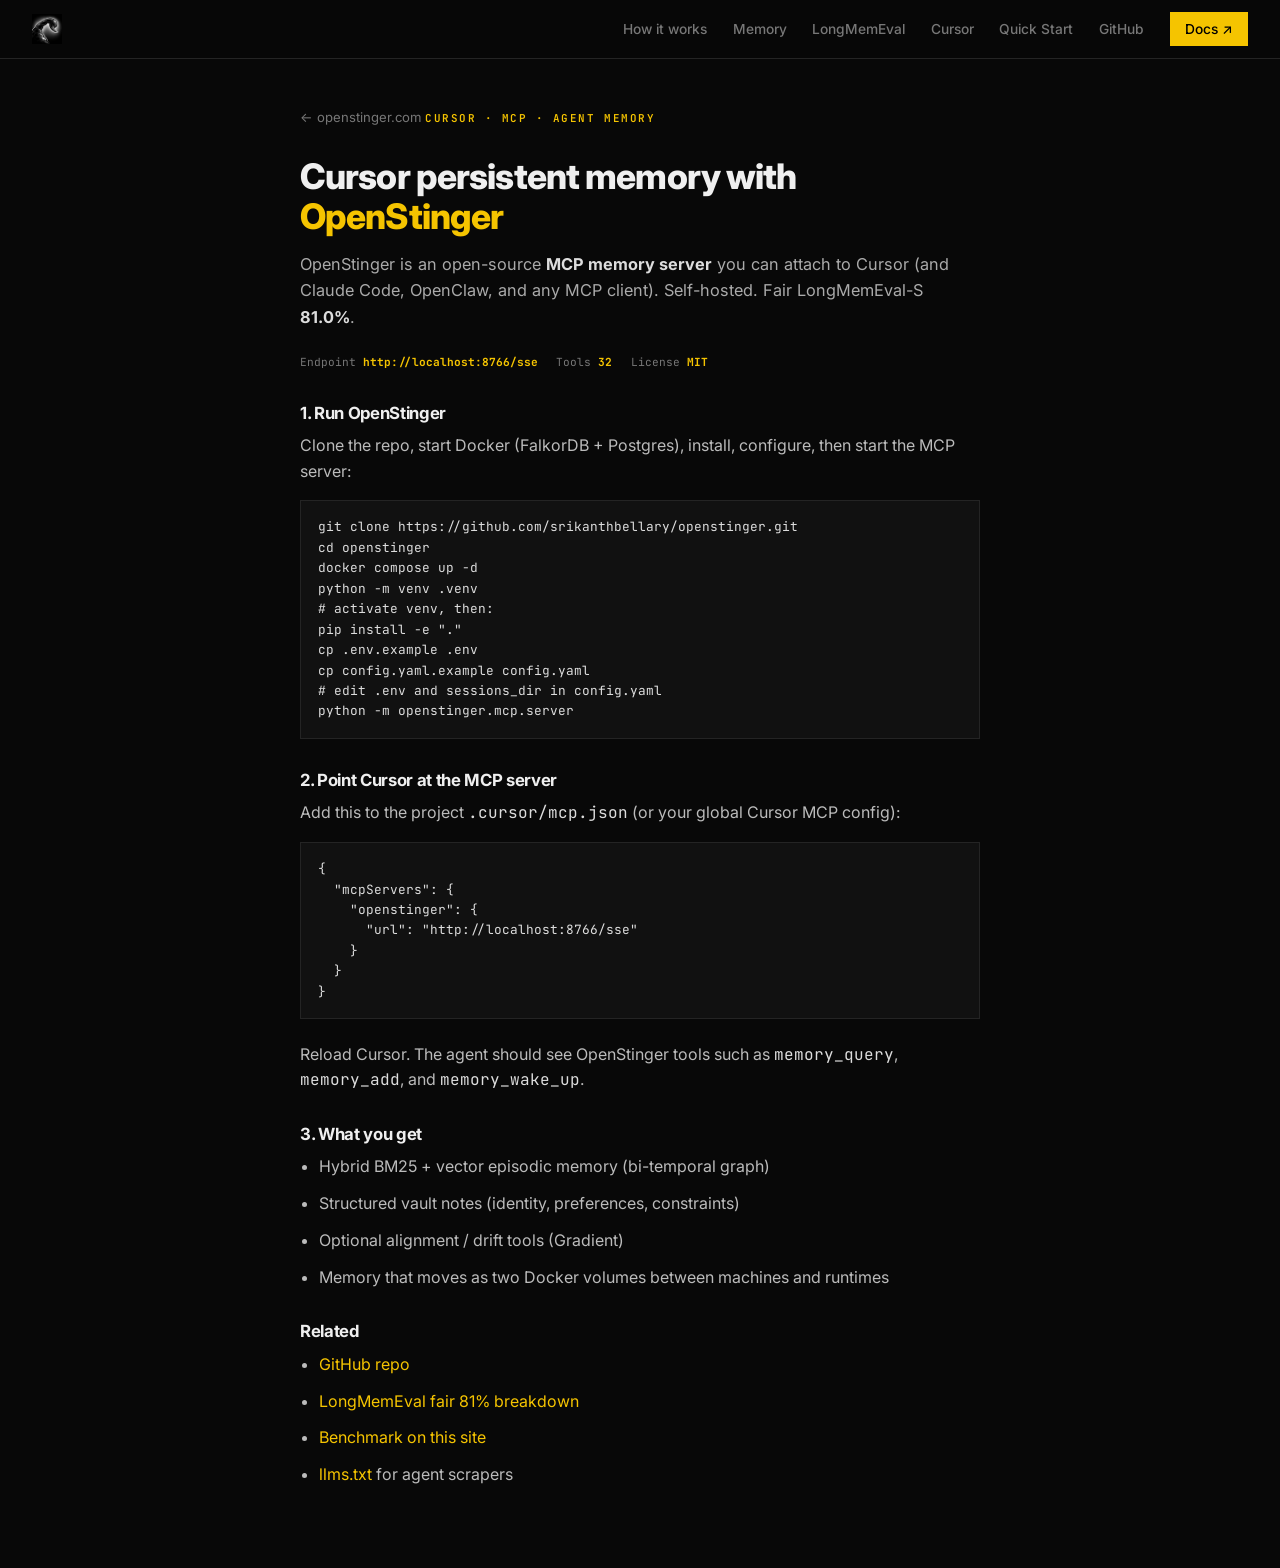
<file: cursor-persistent-memory.html>
<!DOCTYPE html>
<html lang="en">

<head>
  <meta charset="UTF-8">
  <meta name="viewport" content="width=device-width, initial-scale=1.0">
  <title>Cursor Persistent Memory with OpenStinger (MCP)</title>
  <meta name="description"
    content="Cursor persistent memory via OpenStinger: open-source MCP memory server for Cursor and Claude Code. Fair LongMemEval-S 81.0%. Point .cursor/mcp.json at http://localhost:8766/sse.">
  <meta property="og:title" content="Cursor Persistent Memory with OpenStinger">
  <meta property="og:description"
    content="MCP agent memory server for Cursor. Self-hosted. Fair LongMemEval 81%. OpenClaw and Claude Code too.">
  <meta property="og:url" content="https://openstinger.com/cursor-persistent-memory.html">
  <meta property="og:image" content="https://openstinger.com/social_card.png">
  <meta property="og:image:width" content="1200">
  <meta property="og:image:height" content="630">
  <meta name="twitter:card" content="summary_large_image">
  <meta name="twitter:image" content="https://openstinger.com/social_card.png">
  <meta name="twitter:title" content="Cursor Persistent Memory with OpenStinger">
  <meta name="twitter:description"
    content="MCP agent memory server for Cursor. Self-hosted. Fair LongMemEval 81%. OpenClaw and Claude Code too.">
  <link rel="icon" href="favicon.ico" sizes="any">
  <link rel="icon" type="image/png" href="openstinger_thumbnail_logo_v1.png">
  <link rel="apple-touch-icon" href="openstinger_thumbnail_logo_v1.png">
  <link rel="preconnect" href="https://fonts.googleapis.com">
  <link rel="preconnect" href="https://fonts.gstatic.com" crossorigin>
  <link
    href="https://fonts.googleapis.com/css2?family=Inter:wght@400;500;600;700;800&family=JetBrains+Mono:wght@400;500;600;700&display=swap"
    rel="stylesheet">
  <link rel="stylesheet" href="site.css">
  <style>
    .guide {
      max-width: 720px;
      margin: 0 auto;
      padding: 6.5rem 1.25rem 4rem;
    }

    .guide .back {
      font-size: 0.82rem;
      color: var(--grey);
      text-decoration: none;
      margin-bottom: 1.75rem;
      display: inline-block;
    }

    .guide .back:hover {
      color: var(--white);
    }

    .guide h1 {
      font-size: clamp(1.6rem, 3.4vw, 2.2rem);
      font-weight: 800;
      letter-spacing: -0.025em;
      line-height: 1.15;
      margin-bottom: 0.9rem;
    }

    .guide h1 span {
      color: var(--yellow);
    }

    .guide .lead {
      color: #aaa;
      margin-bottom: 1.5rem;
      font-size: 1.02rem;
    }

    .guide h2 {
      font-size: 1.05rem;
      margin: 2rem 0 0.65rem;
      font-weight: 700;
    }

    .guide p,
    .guide li {
      color: #bbb;
      margin-bottom: 0.7rem;
    }

    .guide ul {
      padding-left: 1.2rem;
      margin-bottom: 1rem;
    }

    .guide pre {
      background: var(--surface);
      border: 1px solid var(--border);
      padding: 1rem 1.05rem;
      overflow-x: auto;
      font-family: var(--mono);
      font-size: 0.8rem;
      color: #ddd;
      margin: 1rem 0 1.4rem;
    }

    .guide code {
      font-family: var(--mono);
      color: #ddd;
    }

    .guide a {
      color: var(--yellow);
      text-decoration: none;
    }

    .guide a:hover {
      text-decoration: underline;
    }

    .guide .meta {
      display: flex;
      flex-wrap: wrap;
      gap: 0.45rem 1.15rem;
      font-family: var(--mono);
      font-size: 0.7rem;
      color: var(--grey);
      margin-bottom: 1.75rem;
    }

    .guide .meta strong {
      color: var(--yellow);
    }
  </style>
</head>

<body>
  <nav>
    <a href="/">
      <img src="openstinger_thumbnail_logo_v1.png" alt="OpenStinger" class="nav-logo">
    </a>
    <div class="nav-links">
      <a href="/#how">How it works</a>
      <a href="/#tier1">Memory</a>
      <a href="/#longmemeval">LongMemEval</a>
      <a href="cursor-persistent-memory.html">Cursor</a>
      <a href="/#quickstart">Quick Start</a>
      <a href="https://github.com/srikanthbellary/openstinger">GitHub</a>
      <a href="https://github.com/srikanthbellary/openstinger#readme" class="nav-cta">Docs ↗</a>
    </div>
    <button class="hamburger" id="hamburger" aria-label="Toggle menu" aria-expanded="false">
      <span></span><span></span><span></span>
    </button>
  </nav>

  <main class="guide">
    <a class="back" href="/">← openstinger.com</a>
    <div class="slabel">Cursor · MCP · Agent memory</div>
    <h1>Cursor persistent memory with <span>OpenStinger</span></h1>
    <p class="lead">
      OpenStinger is an open-source <strong style="color:#ddd;">MCP memory server</strong> you can attach to Cursor
      (and Claude Code, OpenClaw, and any MCP client). Self-hosted. Fair LongMemEval-S <strong style="color:#ddd;">81.0%</strong>.
    </p>
    <div class="meta">
      <span>Endpoint <strong>http://localhost:8766/sse</strong></span>
      <span>Tools <strong>32</strong></span>
      <span>License <strong>MIT</strong></span>
    </div>

    <h2>1. Run OpenStinger</h2>
    <p>Clone the repo, start Docker (FalkorDB + Postgres), install, configure, then start the MCP server:</p>
    <pre>git clone https://github.com/srikanthbellary/openstinger.git
cd openstinger
docker compose up -d
python -m venv .venv
# activate venv, then:
pip install -e "."
cp .env.example .env
cp config.yaml.example config.yaml
# edit .env and sessions_dir in config.yaml
python -m openstinger.mcp.server</pre>

    <h2>2. Point Cursor at the MCP server</h2>
    <p>Add this to the project <code>.cursor/mcp.json</code> (or your global Cursor MCP config):</p>
    <pre>{
  "mcpServers": {
    "openstinger": {
      "url": "http://localhost:8766/sse"
    }
  }
}</pre>
    <p>Reload Cursor. The agent should see OpenStinger tools such as <code>memory_query</code>,
      <code>memory_add</code>, and <code>memory_wake_up</code>.</p>

    <h2>3. What you get</h2>
    <ul>
      <li>Hybrid BM25 + vector episodic memory (bi-temporal graph)</li>
      <li>Structured vault notes (identity, preferences, constraints)</li>
      <li>Optional alignment / drift tools (Gradient)</li>
      <li>Memory that moves as two Docker volumes between machines and runtimes</li>
    </ul>

    <h2>Related</h2>
    <ul>
      <li><a href="https://github.com/srikanthbellary/openstinger">GitHub repo</a></li>
      <li><a href="https://github.com/srikanthbellary/openstinger#longmemeval-fair-path">LongMemEval fair 81% breakdown</a></li>
      <li><a href="/#longmemeval">Benchmark on this site</a></li>
      <li><a href="/llms.txt">llms.txt</a> for agent scrapers</li>
    </ul>
  </main>

  <script src="js/ost.js"></script>
</body>

</html>
</file>
<file: site.css>
:root {
  --black: #080808;
  --surface: #111111;
  --surface2: #181818;
  --border: #242424;
  --yellow: #f5c400;
  --yellow-dim: #c49e00;
  --yellow-glow: rgba(245, 196, 0, 0.12);
  --orange: #ff7a00;
  --red: #e8326e;
  --white: #efefef;
  --grey: #777;
  --grey-dim: #3a3a3a;
  --font: "Inter", -apple-system, BlinkMacSystemFont, "Segoe UI", sans-serif;
  --mono: "JetBrains Mono", ui-monospace, "SFMono-Regular", monospace;
}

*,
*::before,
*::after {
  margin: 0;
  padding: 0;
  box-sizing: border-box;
}

html {
  scroll-behavior: smooth;
  overflow-x: hidden;
}

@media (prefers-reduced-motion: reduce) {
  html {
    scroll-behavior: auto;
  }
}

body {
  background: var(--black);
  color: var(--white);
  font-family: var(--font);
  line-height: 1.6;
  overflow-x: hidden;
}

::selection {
  background: rgba(245, 196, 0, 0.28);
  color: var(--white);
}

h1,
h2,
h3 {
  line-height: 1.14;
  letter-spacing: -0.02em;
}

h2 {
  font-size: clamp(1.55rem, 3.2vw, 2.35rem);
  font-weight: 700;
}

h3 {
  font-size: 1.15rem;
  font-weight: 600;
}

p {
  color: #999;
}

a {
  color: inherit;
}

/* ── NAV ────────────────────────────────────────────────── */
nav {
  position: fixed;
  top: 0;
  left: 0;
  right: 0;
  z-index: 200;
  display: flex;
  align-items: center;
  justify-content: space-between;
  padding: 0.75rem 2rem;
  background: rgba(8, 8, 8, 0.92);
  backdrop-filter: blur(14px);
  border-bottom: 1px solid var(--border);
}

.nav-logo {
  height: 30px;
  display: block;
}

.nav-links {
  display: flex;
  gap: 1.6rem;
  align-items: center;
}

.nav-links a {
  color: var(--grey);
  text-decoration: none;
  font-size: 0.86rem;
  font-weight: 500;
  transition: color 0.2s;
}

.nav-links a:hover {
  color: var(--white);
}

.nav-cta {
  background: var(--yellow);
  color: #000 !important;
  padding: 0.38rem 0.95rem;
  font-size: 0.8rem;
  font-weight: 700;
  text-decoration: none;
}

.nav-cta:hover {
  background: var(--yellow-dim) !important;
}

.hamburger {
  display: none;
  flex-direction: column;
  gap: 5px;
  background: none;
  border: none;
  cursor: pointer;
  padding: 4px;
  margin-left: auto;
}

.hamburger span {
  display: block;
  width: 22px;
  height: 2px;
  background: var(--grey);
}

.hamburger:hover span {
  background: var(--white);
}

/* ── FIGURE PLATE ───────────────────────────────────────── */
.figure-plate {
  margin: 0;
}

.figure-legend {
  display: flex;
  flex-wrap: wrap;
  justify-content: space-between;
  gap: 0.45rem 1.4rem;
  margin-bottom: 0.7rem;
  font-family: var(--mono);
  font-size: 0.64rem;
  font-weight: 600;
  letter-spacing: 0.16em;
  text-transform: uppercase;
  color: #666;
}

.figure-legend span:first-child {
  color: var(--yellow);
}

.figure-field {
  position: relative;
  overflow: hidden;
  border: 1px solid var(--border);
  background:
    linear-gradient(rgba(255, 255, 255, 0.018) 1px, transparent 1px),
    linear-gradient(90deg, rgba(255, 255, 255, 0.018) 1px, transparent 1px),
    var(--black);
  background-size: 24px 24px, 24px 24px, auto;
}

.figure-field canvas {
  display: block;
  width: 100%;
  height: 100%;
}

.figure-corner {
  position: absolute;
  z-index: 2;
  width: 11px;
  height: 11px;
  border-color: rgba(239, 239, 239, 0.28);
  border-style: solid;
  pointer-events: none;
}

.figure-corner.tl {
  top: 6px;
  left: 6px;
  border-width: 1px 0 0 1px;
}

.figure-corner.tr {
  top: 6px;
  right: 6px;
  border-width: 1px 1px 0 0;
}

.figure-corner.bl {
  bottom: 6px;
  left: 6px;
  border-width: 0 0 1px 1px;
}

.figure-corner.br {
  bottom: 6px;
  right: 6px;
  border-width: 0 1px 1px 0;
}

.fig-recall {
  height: clamp(280px, 38vw, 420px);
}

.fig-pipeline {
  height: clamp(260px, 28vw, 340px);
}

.fig-volumes {
  height: clamp(230px, 24vw, 300px);
}

.fig-topology {
  height: clamp(280px, 32vw, 380px);
}

.fig-tiers {
  height: clamp(250px, 26vw, 320px);
}

@media (max-width: 780px) {
  .fig-recall {
    height: 360px;
  }

  .fig-pipeline {
    height: 560px;
  }

  .fig-volumes {
    height: 460px;
  }

  .fig-topology {
    height: 400px;
  }

  .fig-tiers {
    height: 520px;
  }
}

/* ── HERO ───────────────────────────────────────────────── */
.hero {
  position: relative;
  padding: 6.5rem 2rem 3.25rem;
  overflow: hidden;
}

.hero-grid {
  position: absolute;
  inset: 0;
  background-image:
    linear-gradient(rgba(255, 255, 255, 0.022) 1px, transparent 1px),
    linear-gradient(90deg, rgba(255, 255, 255, 0.022) 1px, transparent 1px);
  background-size: 64px 64px;
  mask-image: radial-gradient(ellipse 110% 80% at 70% 20%, black 0%, transparent 72%);
  pointer-events: none;
}

.hero::before {
  content: "";
  position: absolute;
  inset: 0;
  background:
    radial-gradient(ellipse 70% 50% at 80% 10%, rgba(245, 196, 0, 0.07) 0%, transparent 62%),
    radial-gradient(ellipse 40% 30% at 10% 90%, rgba(245, 196, 0, 0.03) 0%, transparent 55%);
  pointer-events: none;
}

.hero-inner {
  position: relative;
  z-index: 1;
  max-width: 1180px;
  margin: 0 auto;
  display: grid;
  grid-template-columns: minmax(0, 0.92fr) minmax(0, 1.08fr);
  grid-template-areas:
    "copy figure"
    "more figure";
  gap: 1.25rem 3.25rem;
  align-items: start;
}

.hero-copy {
  grid-area: copy;
}

.hero-figure {
  grid-area: figure;
  align-self: center;
}

.hero-more {
  grid-area: more;
  padding-top: 0.25rem;
}

.hero-badge {
  display: inline-flex;
  align-items: center;
  gap: 0.45rem;
  border: 1px solid rgba(245, 196, 0, 0.28);
  background: rgba(245, 196, 0, 0.07);
  color: var(--yellow);
  padding: 0.26rem 0.75rem;
  font-family: var(--mono);
  font-size: 0.68rem;
  font-weight: 600;
  letter-spacing: 0.12em;
  text-transform: uppercase;
  margin-bottom: 1.35rem;
}

.hero-logo {
  width: min(280px, 72vw);
  height: auto;
  margin-bottom: 1.35rem;
  filter: drop-shadow(0 0 28px rgba(245, 196, 0, 0.12));
}

.hero h1 {
  font-size: clamp(1.7rem, 3.4vw, 2.55rem);
  font-weight: 800;
  max-width: 18ch;
  margin-bottom: 1.1rem;
}

.hero h1 .y {
  color: var(--yellow);
}

.hero-lede {
  max-width: 38rem;
  font-size: 1.02rem;
  color: #9a9a9a;
  line-height: 1.7;
  margin-bottom: 0.85rem;
}

.hero-lede strong {
  color: var(--white);
  font-weight: 600;
}

.hero-lede .y {
  color: var(--yellow);
}

.hero-runtimes {
  font-size: 0.88rem;
  color: #777;
  line-height: 1.65;
  max-width: 38rem;
  margin-bottom: 0.35rem;
}

.hero-runtimes strong {
  color: #cfcfcf;
  font-weight: 600;
}

.hero-mode {
  font-family: var(--mono);
  font-size: 0.72rem;
  letter-spacing: 0.04em;
  color: #555;
  margin-bottom: 1.6rem;
}

.hero-actions {
  display: flex;
  gap: 0.75rem;
  flex-wrap: wrap;
  margin-top: 1.4rem;
}

.btn-y,
.btn-outline {
  display: inline-flex;
  align-items: center;
  gap: 0.45rem;
  padding: 0.72rem 1.35rem;
  font-size: 0.9rem;
  font-weight: 700;
  text-decoration: none;
  transition: background 0.2s, border-color 0.2s, transform 0.2s;
}

.btn-y {
  background: var(--yellow);
  color: #000;
}

.btn-y:hover {
  background: var(--yellow-dim);
}

.btn-outline {
  background: transparent;
  color: var(--white);
  border: 1px solid var(--border);
  font-weight: 600;
}

.btn-outline:hover {
  border-color: #555;
  background: var(--surface);
}

/* ── LAYOUT ─────────────────────────────────────────────── */
.full {
  width: 100%;
}

.section-inner {
  max-width: 1100px;
  margin: 0 auto;
  padding: 5rem 2rem;
}

.section-inner.tight {
  padding-top: 2.25rem;
}

.slabel {
  display: inline-block;
  font-family: var(--mono);
  font-size: 0.68rem;
  font-weight: 600;
  letter-spacing: 0.14em;
  text-transform: uppercase;
  color: var(--yellow);
  margin-bottom: 0.6rem;
}

.stitle {
  margin-bottom: 0.8rem;
}

.sdesc {
  font-size: 1.02rem;
  color: #777;
  max-width: 36rem;
  margin-bottom: 2.25rem;
}

.rail {
  display: grid;
  grid-template-columns: repeat(4, 1fr);
  gap: 1.5rem;
  margin-top: 1.75rem;
}

.rail-item .n {
  font-family: var(--mono);
  font-size: 0.72rem;
  font-weight: 600;
  letter-spacing: 0.1em;
  color: var(--yellow);
  margin-bottom: 0.4rem;
}

.rail-item h3 {
  font-size: 1.05rem;
  margin-bottom: 0.4rem;
}

.rail-item p {
  font-size: 0.88rem;
  color: #777;
  line-height: 1.55;
}

/* ── STATS ──────────────────────────────────────────────── */
.stats {
  display: grid;
  grid-template-columns: repeat(6, 1fr);
  gap: 1px;
  background: var(--border);
  border: 1px solid var(--border);
}

.stat {
  background: var(--surface);
  padding: 1.2rem 0.75rem;
  text-align: center;
}

.stat-n {
  font-size: 1.7rem;
  font-weight: 700;
  line-height: 1;
  color: var(--yellow);
  font-family: var(--mono);
}

.stat-l {
  font-size: 0.7rem;
  color: var(--grey);
  margin-top: 0.35rem;
  letter-spacing: 0.02em;
}

/* ── PORTABILITY / LME ──────────────────────────────────── */
.port-strip,
.lme-strip {
  width: 100%;
  border-top: 1px solid var(--border);
  padding: 5rem 2rem;
}

.port-strip {
  background: #0c0c0c;
}

.port-inner,
.lme-inner {
  max-width: 1100px;
  margin: 0 auto;
}

.port-strip h2 em,
.lme-strip h2 em {
  color: var(--yellow);
  font-style: normal;
}

.port-sub,
.lme-sub {
  color: #666;
  font-size: 0.98rem;
  line-height: 1.7;
  max-width: 40rem;
  margin: 0.75rem 0 2rem;
}

.note-rail {
  margin-top: 1.75rem;
  display: grid;
  gap: 0.85rem;
  font-family: var(--mono);
  font-size: 0.75rem;
  color: #666;
  line-height: 1.7;
}

.note-rail .v {
  color: var(--orange);
  font-weight: 700;
  letter-spacing: 0.06em;
}

.note-rail code {
  color: #888;
}

.lme-strip h2 {
  text-align: left;
}

.lme-meta {
  display: flex;
  flex-wrap: wrap;
  gap: 0.5rem 1.2rem;
  margin-bottom: 1.5rem;
  font-family: var(--mono);
  font-size: 0.72rem;
  color: #666;
  letter-spacing: 0.03em;
}

.lme-meta strong {
  color: var(--yellow);
  font-weight: 700;
}

.lme-table-wrap {
  border: 1px solid var(--border);
  overflow: hidden;
  background: var(--border);
}

.lme-table {
  width: 100%;
  border-collapse: collapse;
  font-size: 0.88rem;
}

.lme-table th {
  background: var(--surface2);
  color: #888;
  font-family: var(--mono);
  font-size: 0.66rem;
  font-weight: 600;
  letter-spacing: 0.08em;
  text-transform: uppercase;
  text-align: left;
  padding: 0.8rem 1rem;
}

.lme-table th:nth-child(3),
.lme-table th:nth-child(4),
.lme-table td:nth-child(3),
.lme-table td:nth-child(4) {
  text-align: right;
}

.lme-table td {
  background: var(--surface);
  color: #bbb;
  padding: 0.75rem 1rem;
  border-top: 1px solid var(--border);
}

.lme-table tr.lme-overall td {
  color: var(--white);
  font-weight: 700;
  background: #141414;
}

.lme-table tr.lme-overall td:nth-child(3) {
  color: var(--yellow);
  font-family: var(--mono);
  font-size: 1.02rem;
}

.lme-type {
  font-family: var(--mono);
  font-size: 0.76rem;
  color: #999;
}

.lme-foot {
  margin-top: 1.1rem;
  font-size: 0.78rem;
  color: #555;
  line-height: 1.6;
}

.lme-foot a {
  color: var(--yellow-dim);
  text-decoration: none;
}

.lme-foot a:hover {
  color: var(--yellow);
}

/* ── TIERS ──────────────────────────────────────────────── */
.tier-section {
  width: 100%;
  position: relative;
  overflow: hidden;
}

.tier-section + .tier-section {
  border-top: 1px solid var(--border);
}

.tier-section.t1-bg::before,
.tier-section.t2-bg::before,
.tier-section.t3-bg::before {
  content: "";
  position: absolute;
  inset: 0;
  pointer-events: none;
}

.tier-section.t1-bg::before {
  background: radial-gradient(ellipse 60% 50% at -10% 50%, rgba(245, 196, 0, 0.04) 0%, transparent 70%);
}

.tier-section.t2-bg::before {
  background: radial-gradient(ellipse 60% 50% at 110% 50%, rgba(255, 122, 0, 0.04) 0%, transparent 70%);
}

.tier-section.t3-bg::before {
  background: radial-gradient(ellipse 60% 50% at -10% 50%, rgba(232, 50, 110, 0.04) 0%, transparent 70%);
}

.tier-inner {
  max-width: 1100px;
  margin: 0 auto;
  padding: 5.5rem 2rem;
  display: grid;
  grid-template-columns: 1fr 1fr;
  gap: 4rem;
  align-items: start;
  position: relative;
  z-index: 1;
}

.tier-inner.flip > :first-child {
  order: 2;
}

.tier-inner.flip > :last-child {
  order: 1;
}

.tier-label {
  font-family: var(--mono);
  font-size: 0.66rem;
  font-weight: 700;
  letter-spacing: 0.14em;
  text-transform: uppercase;
  margin-bottom: 0.55rem;
  display: flex;
  align-items: center;
  gap: 0.55rem;
}

.t1 .tier-label {
  color: var(--yellow);
}

.t2 .tier-label {
  color: var(--orange);
}

.t3 .tier-label {
  color: var(--red);
}

.tier-line {
  height: 1px;
  flex: 1;
  max-width: 48px;
}

.t1 .tier-line {
  background: var(--yellow);
}

.t2 .tier-line {
  background: var(--orange);
}

.t3 .tier-line {
  background: var(--red);
}

.tier-h {
  font-size: clamp(1.5rem, 2.8vw, 2.15rem);
  font-weight: 750;
  margin-bottom: 0.45rem;
}

.tier-sub {
  font-size: 1rem;
  color: #666;
  margin-bottom: 1.5rem;
  line-height: 1.65;
  max-width: 30rem;
}

.problem-box {
  background: rgba(255, 255, 255, 0.025);
  border: 1px solid var(--border);
  padding: 0.95rem 1.1rem;
  margin-bottom: 1.5rem;
}

.problem-box .pb-label {
  font-family: var(--mono);
  font-size: 0.62rem;
  font-weight: 700;
  letter-spacing: 0.1em;
  text-transform: uppercase;
  color: #444;
  margin-bottom: 0.3rem;
}

.problem-box p {
  font-size: 0.88rem;
  color: #666;
  line-height: 1.55;
}

.tier-features {
  list-style: none;
  display: flex;
  flex-direction: column;
  gap: 0.7rem;
}

.tier-features li {
  display: flex;
  gap: 0.7rem;
  align-items: flex-start;
  font-size: 0.88rem;
  color: #aaa;
  line-height: 1.55;
}

.tf-dot {
  width: 5px;
  height: 5px;
  flex-shrink: 0;
  margin-top: 0.5rem;
}

.t1 .tf-dot {
  background: var(--yellow);
}

.t2 .tf-dot {
  background: var(--orange);
}

.t3 .tf-dot {
  background: var(--red);
}

.tier-pill {
  display: inline-flex;
  align-items: center;
  border: 1px solid var(--border);
  padding: 0.32rem 0.8rem;
  font-size: 0.76rem;
  font-family: var(--mono);
  margin-top: 1.35rem;
}

.t1 .tier-pill {
  color: var(--yellow);
  border-color: rgba(245, 196, 0, 0.25);
}

.t2 .tier-pill {
  color: var(--orange);
  border-color: rgba(255, 122, 0, 0.25);
}

.t3 .tier-pill {
  color: var(--red);
  border-color: rgba(232, 50, 110, 0.25);
}

.tier-panel {
  background: var(--surface);
  border: 1px solid var(--border);
  overflow: hidden;
}

.tier-panel-head {
  padding: 0.85rem 1.1rem;
  background: var(--surface2);
  border-bottom: 1px solid var(--border);
  display: flex;
  align-items: center;
  justify-content: space-between;
}

.t1 .tier-panel-head {
  border-top: 2px solid var(--yellow);
}

.t2 .tier-panel-head {
  border-top: 2px solid var(--orange);
}

.t3 .tier-panel-head {
  border-top: 2px solid var(--red);
}

.tp-label {
  font-size: 0.7rem;
  color: var(--grey);
  font-family: var(--mono);
}

.tp-badge {
  font-family: var(--mono);
  font-size: 0.64rem;
  font-weight: 700;
  letter-spacing: 0.06em;
  text-transform: uppercase;
  padding: 0.16rem 0.5rem;
}

.t1 .tp-badge {
  background: rgba(245, 196, 0, 0.1);
  color: var(--yellow);
}

.t2 .tp-badge {
  background: rgba(255, 122, 0, 0.1);
  color: var(--orange);
}

.t3 .tp-badge {
  background: rgba(232, 50, 110, 0.1);
  color: var(--red);
}

.tier-panel-body {
  padding: 1.35rem 1.1rem;
}

.tool-grid {
  display: grid;
  grid-template-columns: 1fr 1fr;
  gap: 0.4rem;
  margin-bottom: 1rem;
}

.tool-item {
  background: var(--surface2);
  border: 1px solid var(--border);
  padding: 0.5rem 0.7rem;
  font-size: 0.74rem;
  font-family: var(--mono);
  color: #888;
  line-height: 1.4;
}

.tool-item.new-tool {
  color: #aaa;
}

.new-badge {
  display: inline-block;
  font-size: 0.58rem;
  font-weight: 700;
  letter-spacing: 0.06em;
  text-transform: uppercase;
  background: rgba(245, 196, 0, 0.15);
  color: var(--yellow);
  padding: 0.08rem 0.28rem;
  margin-left: 0.25rem;
}

.tier-stats {
  display: grid;
  grid-template-columns: repeat(3, 1fr);
  gap: 1px;
  background: var(--border);
  border: 1px solid var(--border);
  overflow: hidden;
  margin-top: 1rem;
}

.ts-cell {
  background: var(--surface);
  padding: 0.8rem;
  text-align: center;
}

.ts-n {
  font-size: 1.15rem;
  font-weight: 700;
  font-family: var(--mono);
  line-height: 1;
}

.t1 .ts-n {
  color: var(--yellow);
}

.t2 .ts-n {
  color: var(--orange);
}

.t3 .ts-n {
  color: var(--red);
}

.ts-l {
  font-size: 0.66rem;
  color: #555;
  margin-top: 0.22rem;
}

/* ── ALIGNMENT ──────────────────────────────────────────── */
.love-section {
  background: var(--surface);
  border: 1px solid var(--border);
  padding: 1.4rem 1.25rem;
  margin-top: 1.1rem;
}

.love-section-head {
  font-family: var(--mono);
  font-size: 0.64rem;
  font-weight: 700;
  letter-spacing: 0.12em;
  text-transform: uppercase;
  color: var(--red);
  margin-bottom: 0.65rem;
}

.love-def {
  display: grid;
  grid-template-columns: 1fr 1fr;
  gap: 0.4rem;
  margin-top: 0.7rem;
}

.love-def-item {
  display: flex;
  gap: 0.45rem;
  align-items: flex-start;
  font-size: 0.74rem;
  line-height: 1.5;
}

.love-def-sym {
  font-family: var(--mono);
  font-weight: 700;
  flex-shrink: 0;
  min-width: 22px;
}

.love-def-sym.lv,
.love-def-sym.le {
  color: var(--red);
}

.love-def-sym.lk {
  color: var(--yellow);
}

.love-def-sym.lt {
  color: var(--orange);
}

.love-def-desc {
  color: #666;
}

.love-full-box {
  max-width: 1100px;
  margin: 0 auto;
  padding: 5rem 2rem;
}

.love-full-inner {
  border: 1px solid var(--border);
  background: var(--surface);
  padding: 3.25rem 2.25rem;
  position: relative;
  overflow: hidden;
}

.love-full-inner::before {
  content: "";
  position: absolute;
  inset: 0;
  pointer-events: none;
  background: radial-gradient(ellipse 70% 60% at 50% 0%, rgba(232, 50, 110, 0.05) 0%, transparent 70%);
}

.love-vs {
  display: grid;
  grid-template-columns: 1fr 1fr;
  gap: 1px;
  background: var(--border);
  border: 1px solid var(--border);
  margin: 2rem 0;
  text-align: left;
}

.love-vs-cell {
  background: var(--surface2);
  padding: 1.2rem 1.35rem;
}

.love-vs-label {
  font-family: var(--mono);
  font-size: 0.62rem;
  font-weight: 700;
  letter-spacing: 0.1em;
  text-transform: uppercase;
  margin-bottom: 0.55rem;
}

.love-vs-cell.training .love-vs-label {
  color: #555;
}

.love-vs-cell.inference .love-vs-label {
  color: var(--yellow);
}

.love-vs-formula {
  font-family: var(--mono);
  font-size: 0.8rem;
  color: #888;
  line-height: 1.75;
}

.love-vs-cell.inference .love-vs-formula {
  color: #bbb;
}

.love-vs-desc {
  font-size: 0.8rem;
  color: #555;
  margin-top: 0.55rem;
  line-height: 1.55;
}

.love-map-full {
  display: flex;
  justify-content: center;
  align-items: flex-start;
  gap: 1.1rem;
  margin-top: 2rem;
  flex-wrap: wrap;
  position: relative;
  z-index: 1;
}

.lmf-item {
  display: flex;
  flex-direction: column;
  align-items: center;
  gap: 0.35rem;
  min-width: 110px;
}

.lmf-sym {
  font-family: var(--mono);
  font-size: 1.1rem;
  font-weight: 700;
}

.lmf-sym.lv,
.lmf-sym.le {
  color: var(--red);
}

.lmf-sym.lk {
  color: var(--yellow);
}

.lmf-sym.lt {
  color: var(--orange);
}

.lmf-arr {
  font-size: 0.6rem;
  color: #333;
}

.lmf-name {
  font-size: 0.8rem;
  color: #aaa;
  font-weight: 600;
  text-align: center;
}

.lmf-tier {
  font-size: 0.7rem;
  color: #555;
  text-align: center;
}

.lmf-op {
  font-size: 1.15rem;
  color: #2a2a2a;
  padding-top: 0.15rem;
}

/* ── CODE ───────────────────────────────────────────────── */
.cblock {
  background: var(--surface);
  border: 1px solid var(--border);
  overflow: hidden;
}

.cblock-head {
  display: flex;
  align-items: center;
  justify-content: space-between;
  padding: 0.5rem 0.95rem;
  background: var(--surface2);
  border-bottom: 1px solid var(--border);
}

.cdots {
  display: flex;
  gap: 0.35rem;
}

.cdots span {
  width: 9px;
  height: 9px;
  background: #2a2a2a;
}

.clang {
  font-size: 0.7rem;
  color: var(--grey);
  font-family: var(--mono);
}

.ccode {
  padding: 1.25rem 1.35rem;
  font-family: var(--mono);
  font-size: 0.82rem;
  line-height: 1.95;
  color: #ccc;
  overflow-x: auto;
}

.ccode pre {
  white-space: pre;
  margin: 0;
}

.cc {
  color: #444;
}

.ck {
  color: var(--yellow);
}

.cs {
  color: #7ec8a0;
}

.at1 {
  color: var(--yellow);
}

.at2 {
  color: var(--orange);
}

.at3 {
  color: var(--red);
}

/* ── PRODUCTION ─────────────────────────────────────────── */
.sql-grid {
  margin-top: 2.25rem;
  display: grid;
  grid-template-columns: repeat(3, 1fr);
  gap: 1px;
  background: var(--border);
  border: 1px solid var(--border);
}

.sql-cell {
  background: var(--surface);
  padding: 1.35rem;
}

.sql-cell .k {
  font-family: var(--mono);
  font-size: 0.66rem;
  color: var(--grey);
  margin-bottom: 0.7rem;
  letter-spacing: 0.08em;
  text-transform: uppercase;
}

.sql-cell code {
  display: block;
  font-size: 0.76rem;
  color: #888;
  line-height: 1.7;
}

.sql-cell p {
  margin-top: 0.7rem;
  font-size: 0.78rem;
  color: #555;
}

.callout {
  margin-top: 1.75rem;
  padding: 1.1rem 1.35rem;
  background: var(--surface2);
  border: 1px solid var(--border);
  border-left: 2px solid var(--yellow);
  max-width: 46rem;
}

.callout p {
  font-size: 0.92rem;
  color: #aaa;
  line-height: 1.7;
}

/* ── CTA / FOOTER ───────────────────────────────────────── */
.manifesto-strip {
  background: var(--yellow);
  padding: 3.75rem 2rem;
  text-align: center;
}

.manifesto-strip h2 {
  color: #000;
  font-size: clamp(1.4rem, 3.4vw, 2.2rem);
  font-weight: 800;
  max-width: 28rem;
  margin: 0 auto 0.7rem;
}

.manifesto-strip p {
  color: rgba(0, 0, 0, 0.62);
  font-size: 0.95rem;
  max-width: 36rem;
  margin: 0 auto;
}

footer {
  background: var(--surface);
  border-top: 1px solid var(--border);
  padding: 2.75rem 2rem;
  text-align: center;
}

footer img {
  height: 36px;
  margin-bottom: 1.35rem;
  opacity: 0.75;
}

.flinks {
  display: flex;
  justify-content: center;
  gap: 1.75rem;
  flex-wrap: wrap;
  margin-bottom: 1.5rem;
}

.flinks a {
  color: var(--grey);
  text-decoration: none;
  font-size: 0.86rem;
}

.flinks a:hover {
  color: var(--white);
}

.fcopy {
  font-size: 0.76rem;
  color: #333;
}

/* ── RISE ───────────────────────────────────────────────── */
.fi {
  opacity: 0;
  transform: translateY(18px);
  transition: opacity 0.65s ease, transform 0.65s ease;
}

.fi.on {
  opacity: 1;
  transform: none;
}

@media (prefers-reduced-motion: reduce) {
  .fi {
    opacity: 1;
    transform: none;
    transition: none;
  }
}

/* ── RESPONSIVE ─────────────────────────────────────────── */
@media (max-width: 980px) {
  .hero-inner {
    grid-template-columns: 1fr;
    grid-template-areas:
      "copy"
      "figure"
      "more";
    gap: 1.6rem;
  }

  .hero h1 {
    max-width: none;
  }

  .stats {
    grid-template-columns: repeat(3, 1fr);
  }

  .rail {
    grid-template-columns: 1fr 1fr;
  }

  .sql-grid {
    grid-template-columns: 1fr;
  }
}

@media (max-width: 900px) {
  .tier-inner {
    grid-template-columns: 1fr;
    gap: 2.25rem;
  }

  .tier-inner.flip > :first-child,
  .tier-inner.flip > :last-child {
    order: unset;
  }

  .love-vs {
    grid-template-columns: 1fr;
  }
}

@media (max-width: 680px) {
  nav {
    padding: 0.7rem 1.1rem;
  }

  .nav-links {
    display: none;
    position: fixed;
    top: 52px;
    left: 0;
    right: 0;
    background: #0c0c0c;
    border-bottom: 1px solid var(--border);
    flex-direction: column;
    align-items: stretch;
    padding: 0.4rem 0;
    z-index: 999;
  }

  .nav-links.open {
    display: flex;
  }

  .nav-links a {
    padding: 0.7rem 1.35rem;
    border-bottom: 1px solid var(--border);
  }

  .hamburger {
    display: flex;
  }

  .hero {
    padding: 5.5rem 1.15rem 2.25rem;
  }

  .hero-logo {
    width: min(220px, 70vw);
    margin-bottom: 1rem;
  }

  .hero-lede {
    font-size: 0.92rem;
    margin-bottom: 0.65rem;
  }

  .hero-runtimes {
    font-size: 0.8rem;
  }

  .section-inner,
  .tier-inner,
  .love-full-box,
  .port-strip,
  .lme-strip {
    padding-left: 1.15rem;
    padding-right: 1.15rem;
  }

  .stats {
    grid-template-columns: repeat(2, 1fr);
  }

  .rail {
    grid-template-columns: 1fr;
  }

  .tool-grid,
  .love-def {
    grid-template-columns: 1fr;
  }

  .lme-table th:nth-child(2),
  .lme-table td:nth-child(2) {
    display: none;
  }
}
</file>
